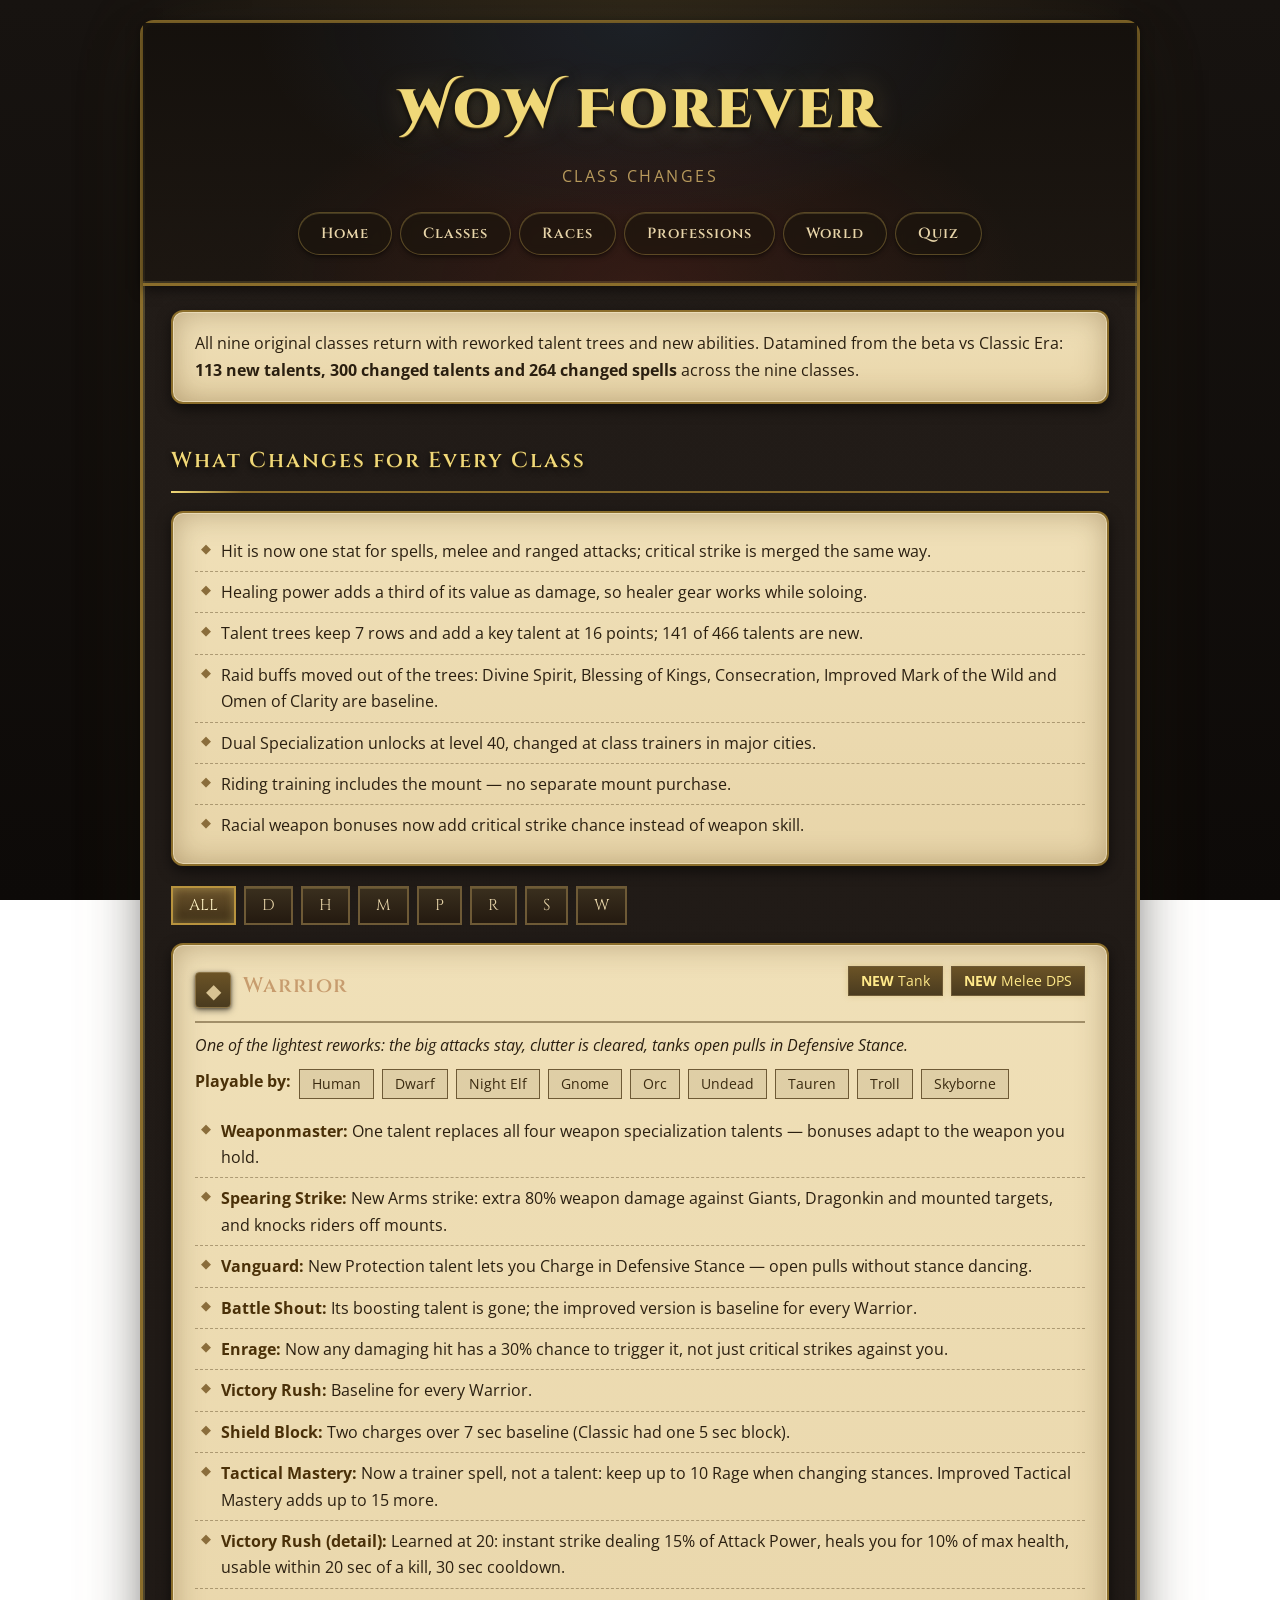
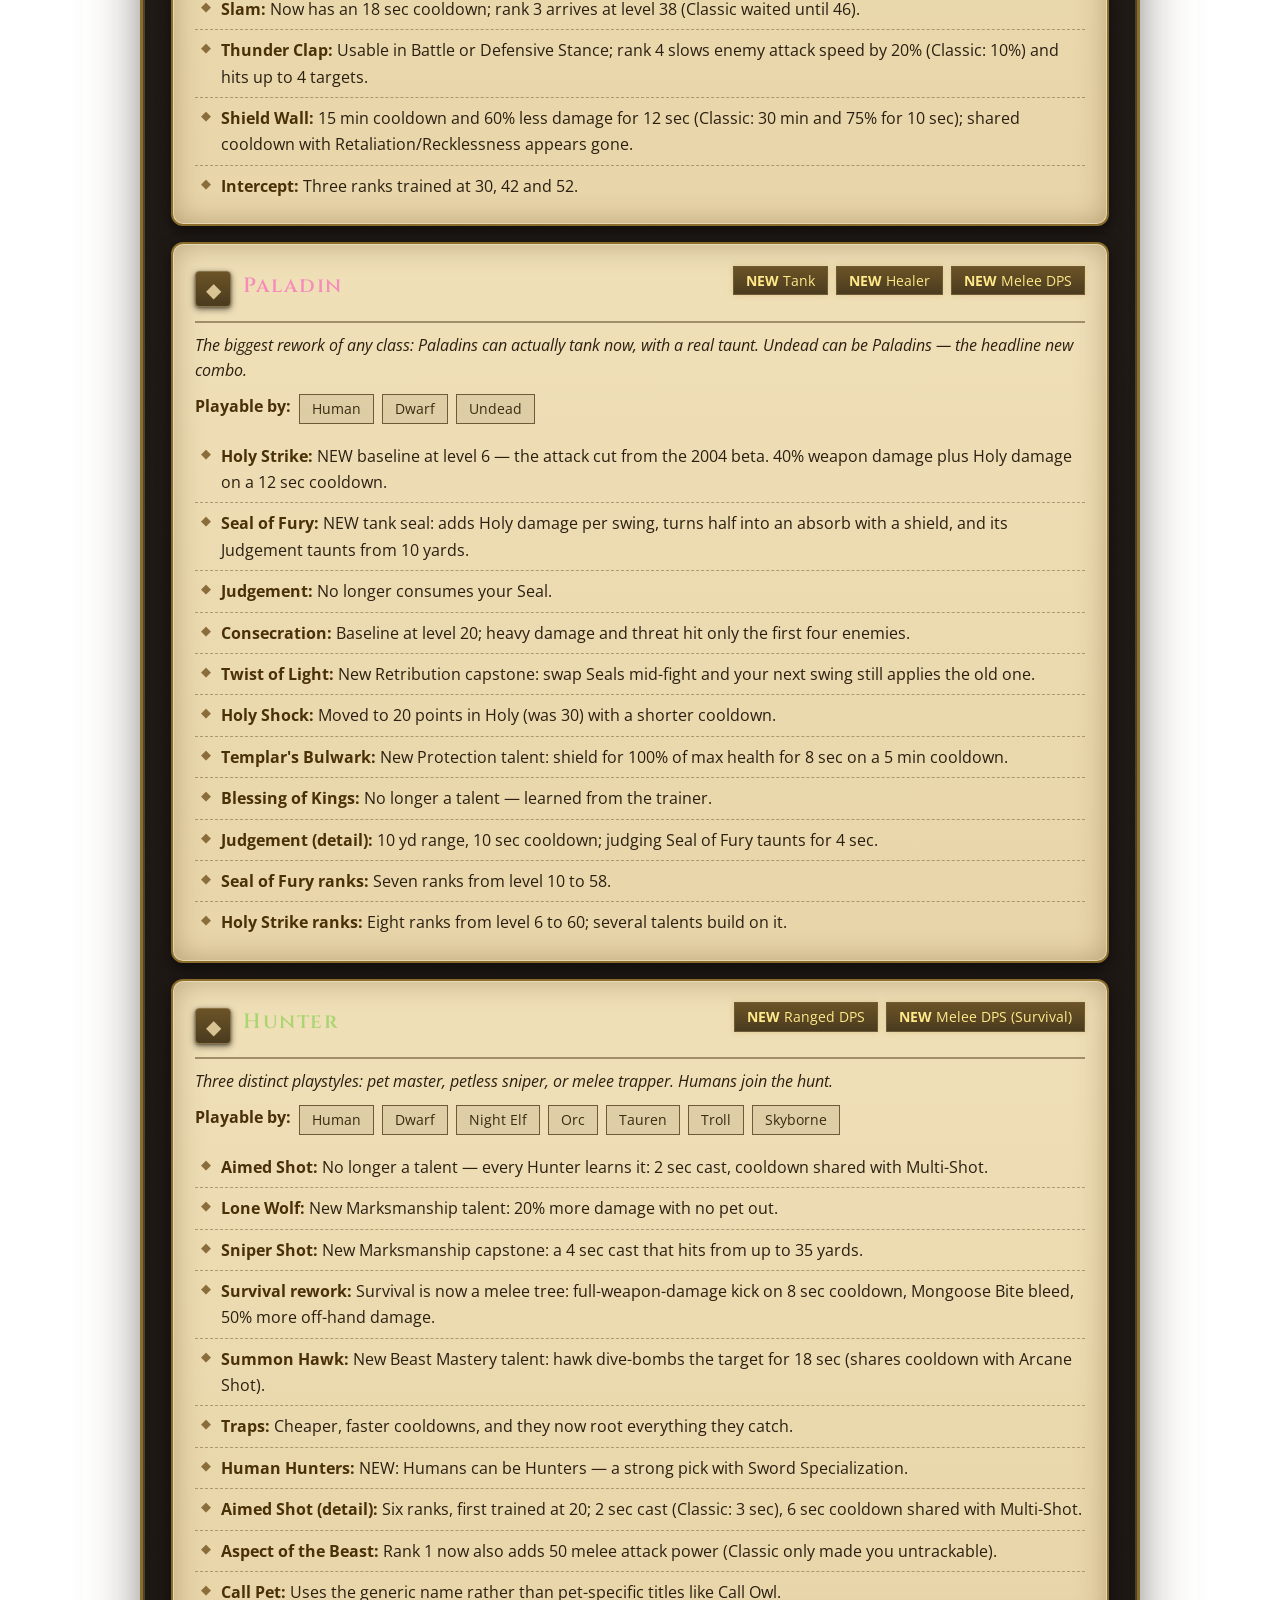
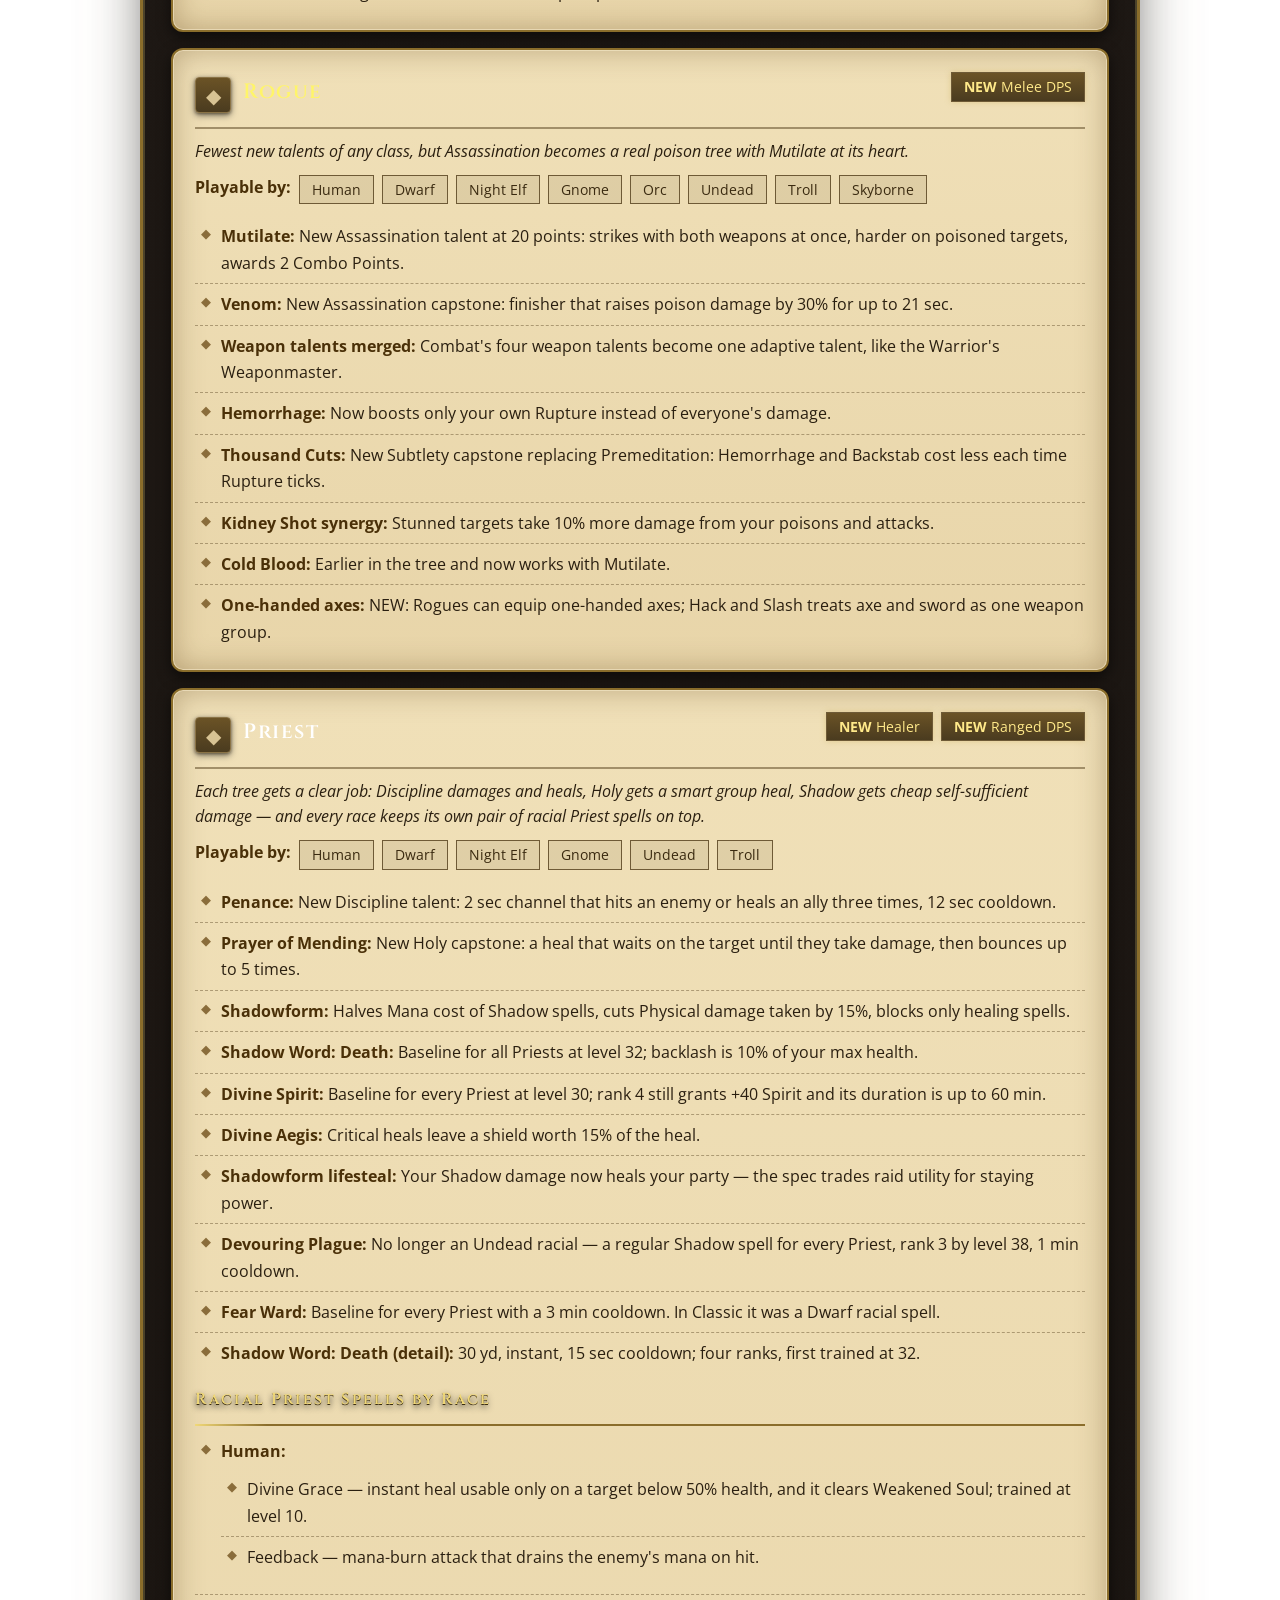
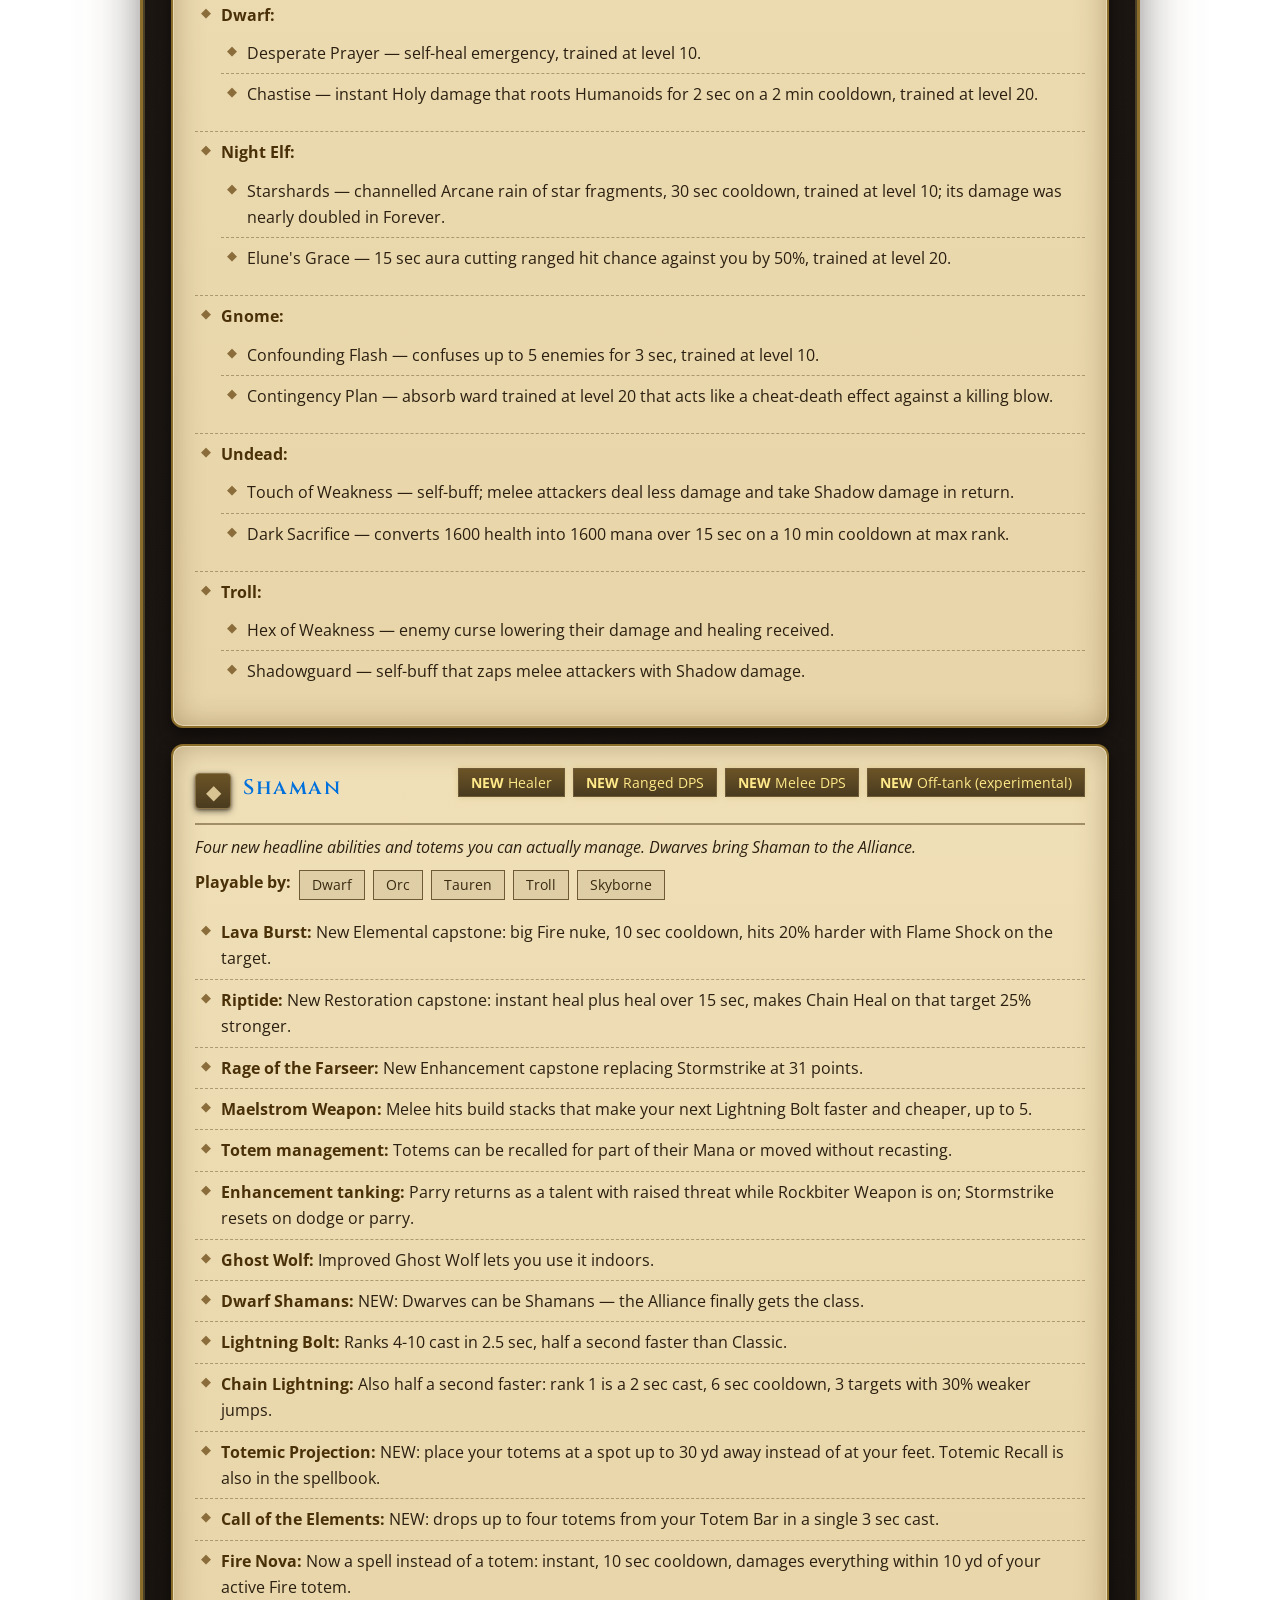
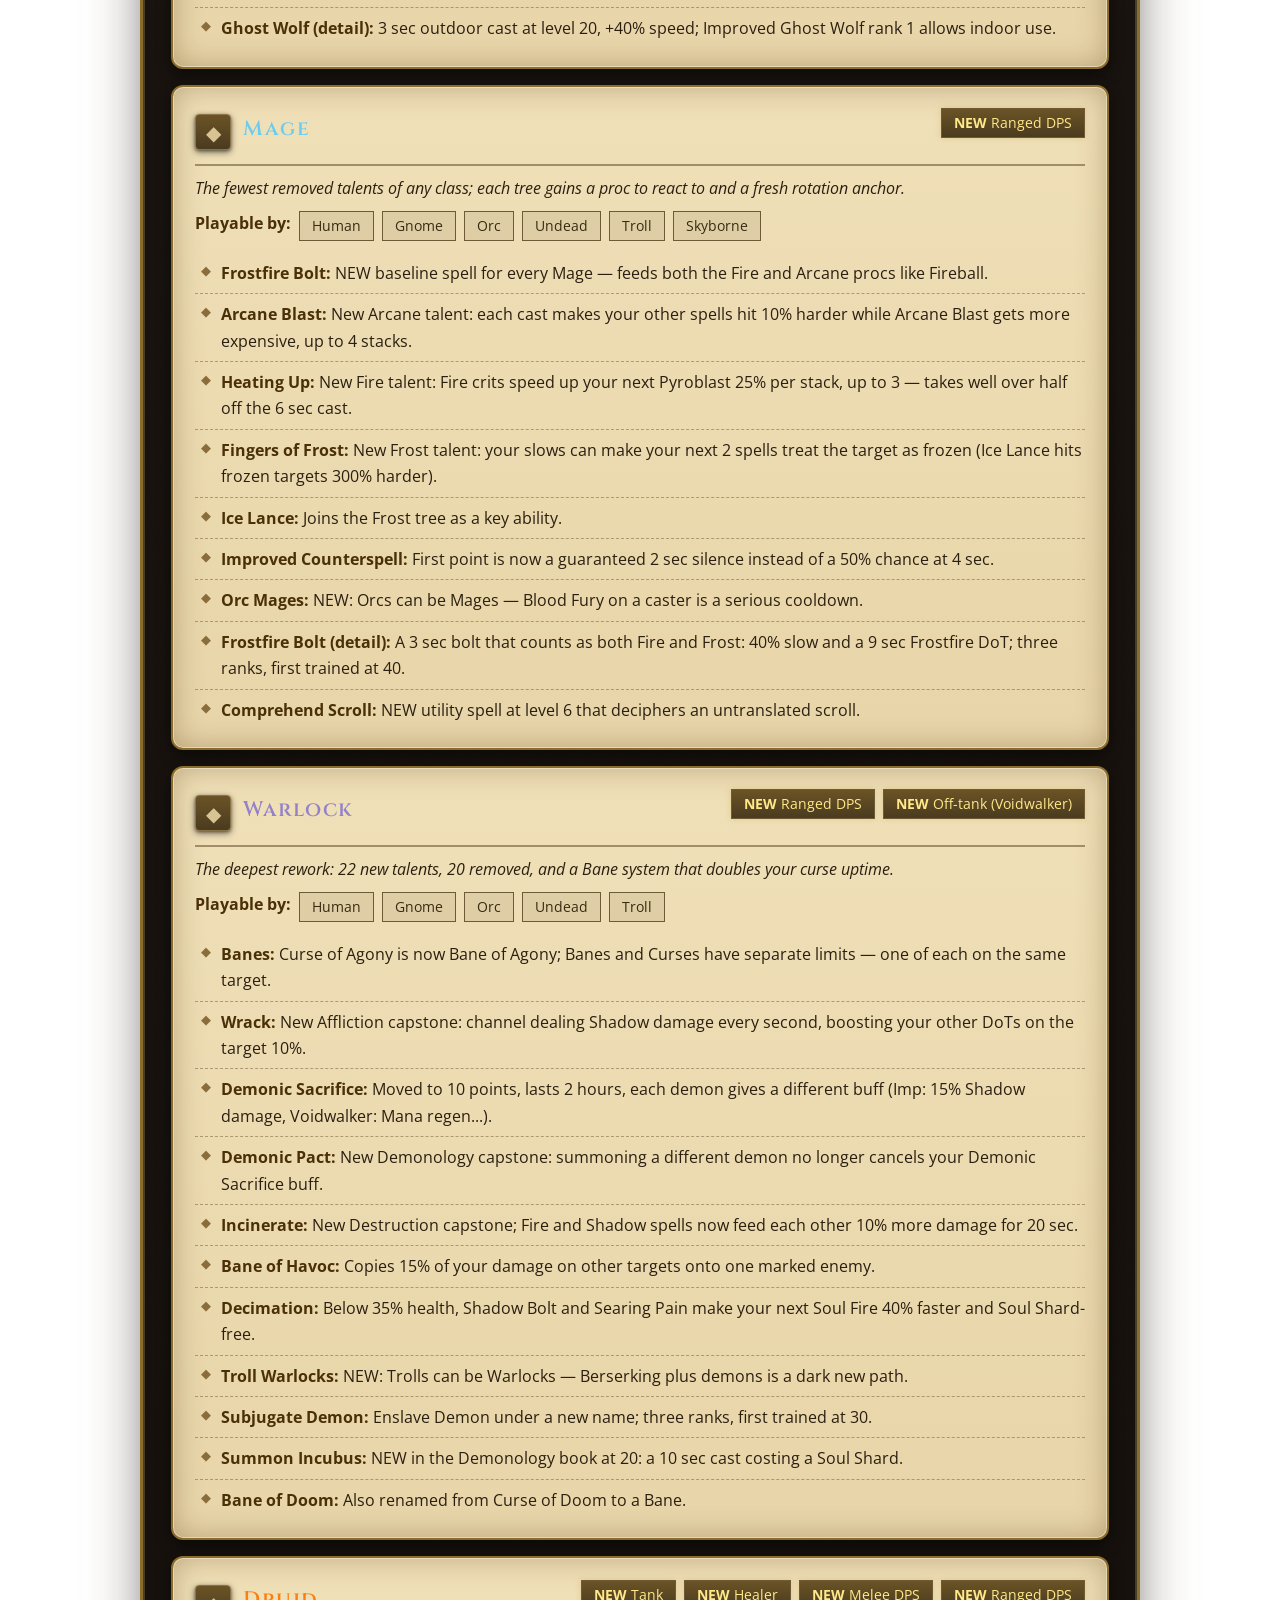
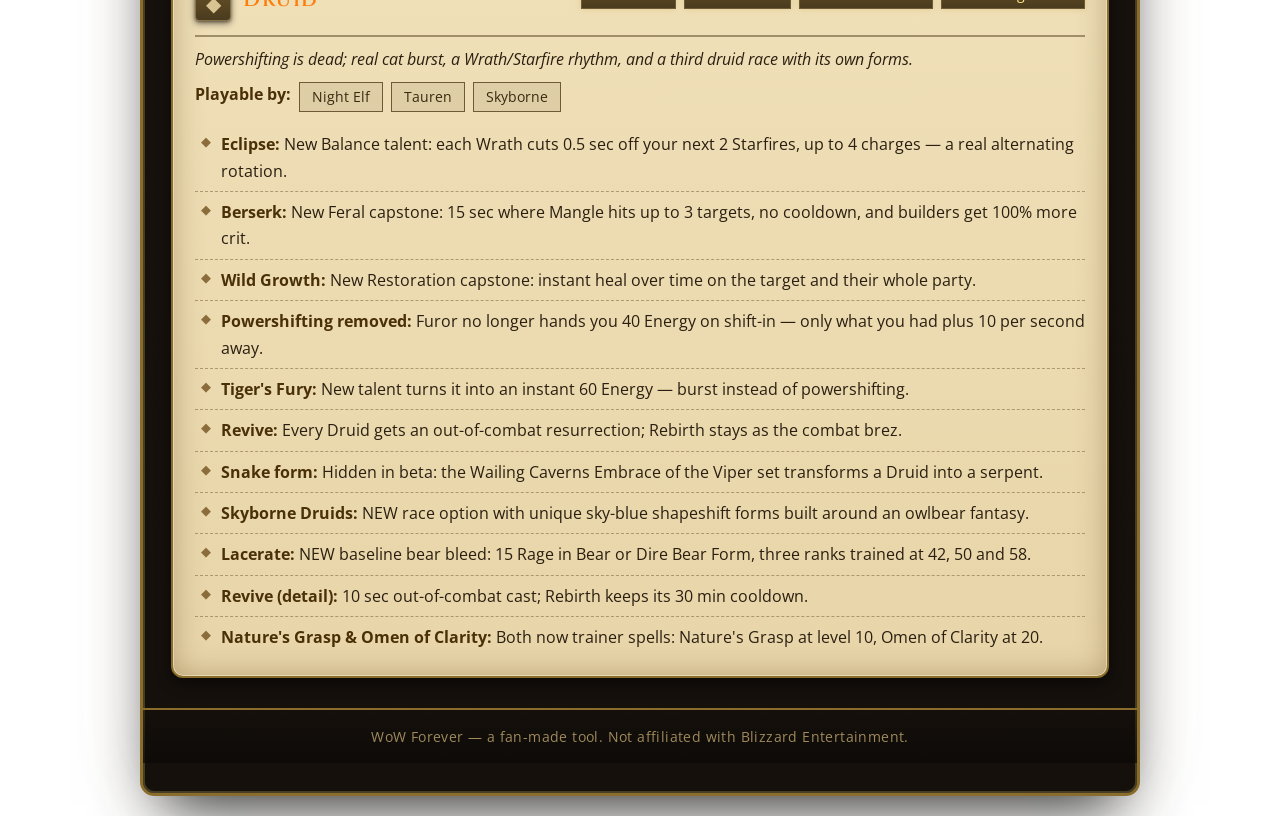
<file: classes.html>
<!DOCTYPE html>
<html lang="en">
<head>
  <meta charset="UTF-8">
  <meta name="viewport" content="width=device-width, initial-scale=1.0">
  <title>WoW Forever — Class Changes</title>
  <link rel="stylesheet" href="css/style.css">
</head>
<body>
  <div class="stone-frame">
    <header class="banner">
      <h1 class="game-title">WoW Forever</h1>
      <p class="subtitle">Class Changes</p>
      <nav class="nav-links" data-nav="classes"></nav>
    </header>

    <main>
      <section class="intro parchment">
        <p>All nine original classes return with reworked talent trees and new abilities.
        Datamined from the beta vs Classic Era: <strong>113 new talents, 300 changed talents
        and 264 changed spells</strong> across the nine classes.</p>
      </section>

      <section id="globalChanges"></section>
      <section id="classList"></section>
    </main>

    <footer class="footer">
      <p>WoW Forever — a fan-made tool. Not affiliated with Blizzard Entertainment.</p>
    </footer>
  </div>

  <script src="js/data.js"></script>
  <script src="js/icon.js"></script>
  <script src="js/nav.js"></script>
  <script src="js/classes.js"></script>
</body>
</html>
</file>
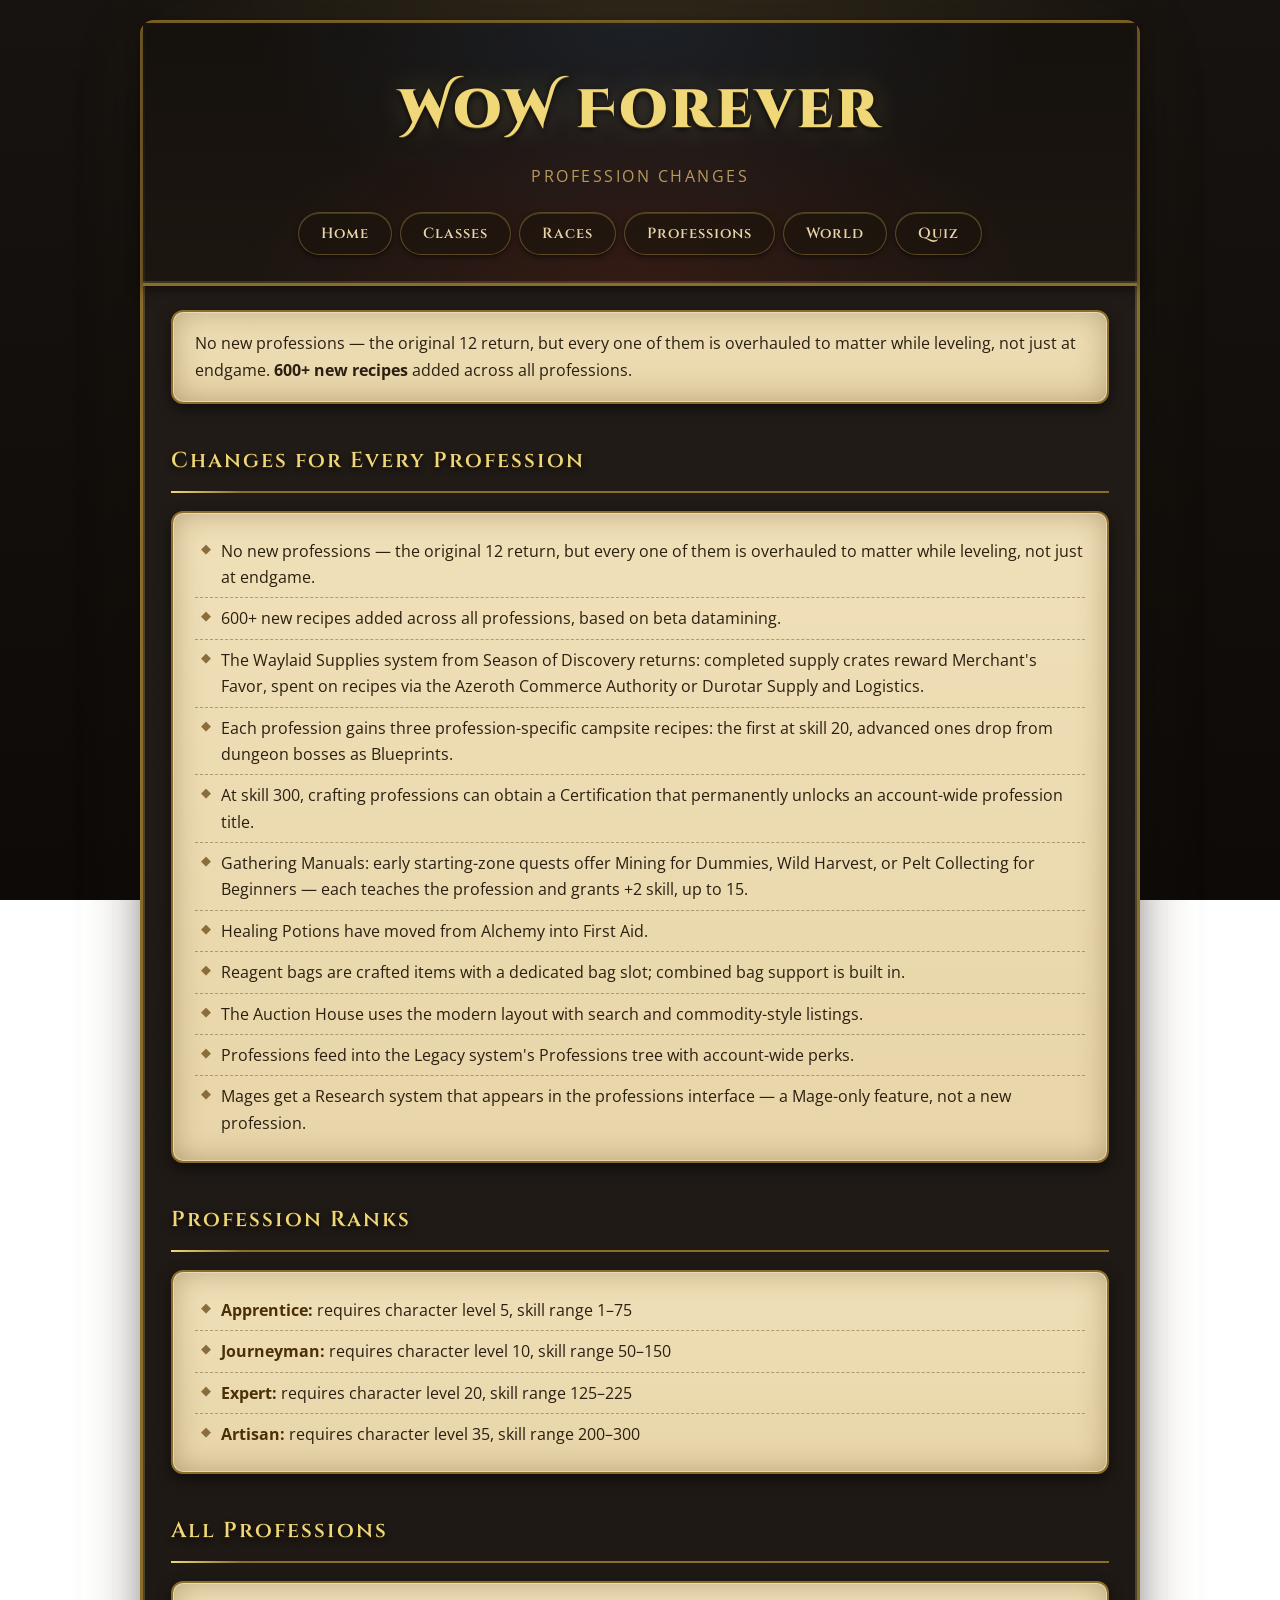
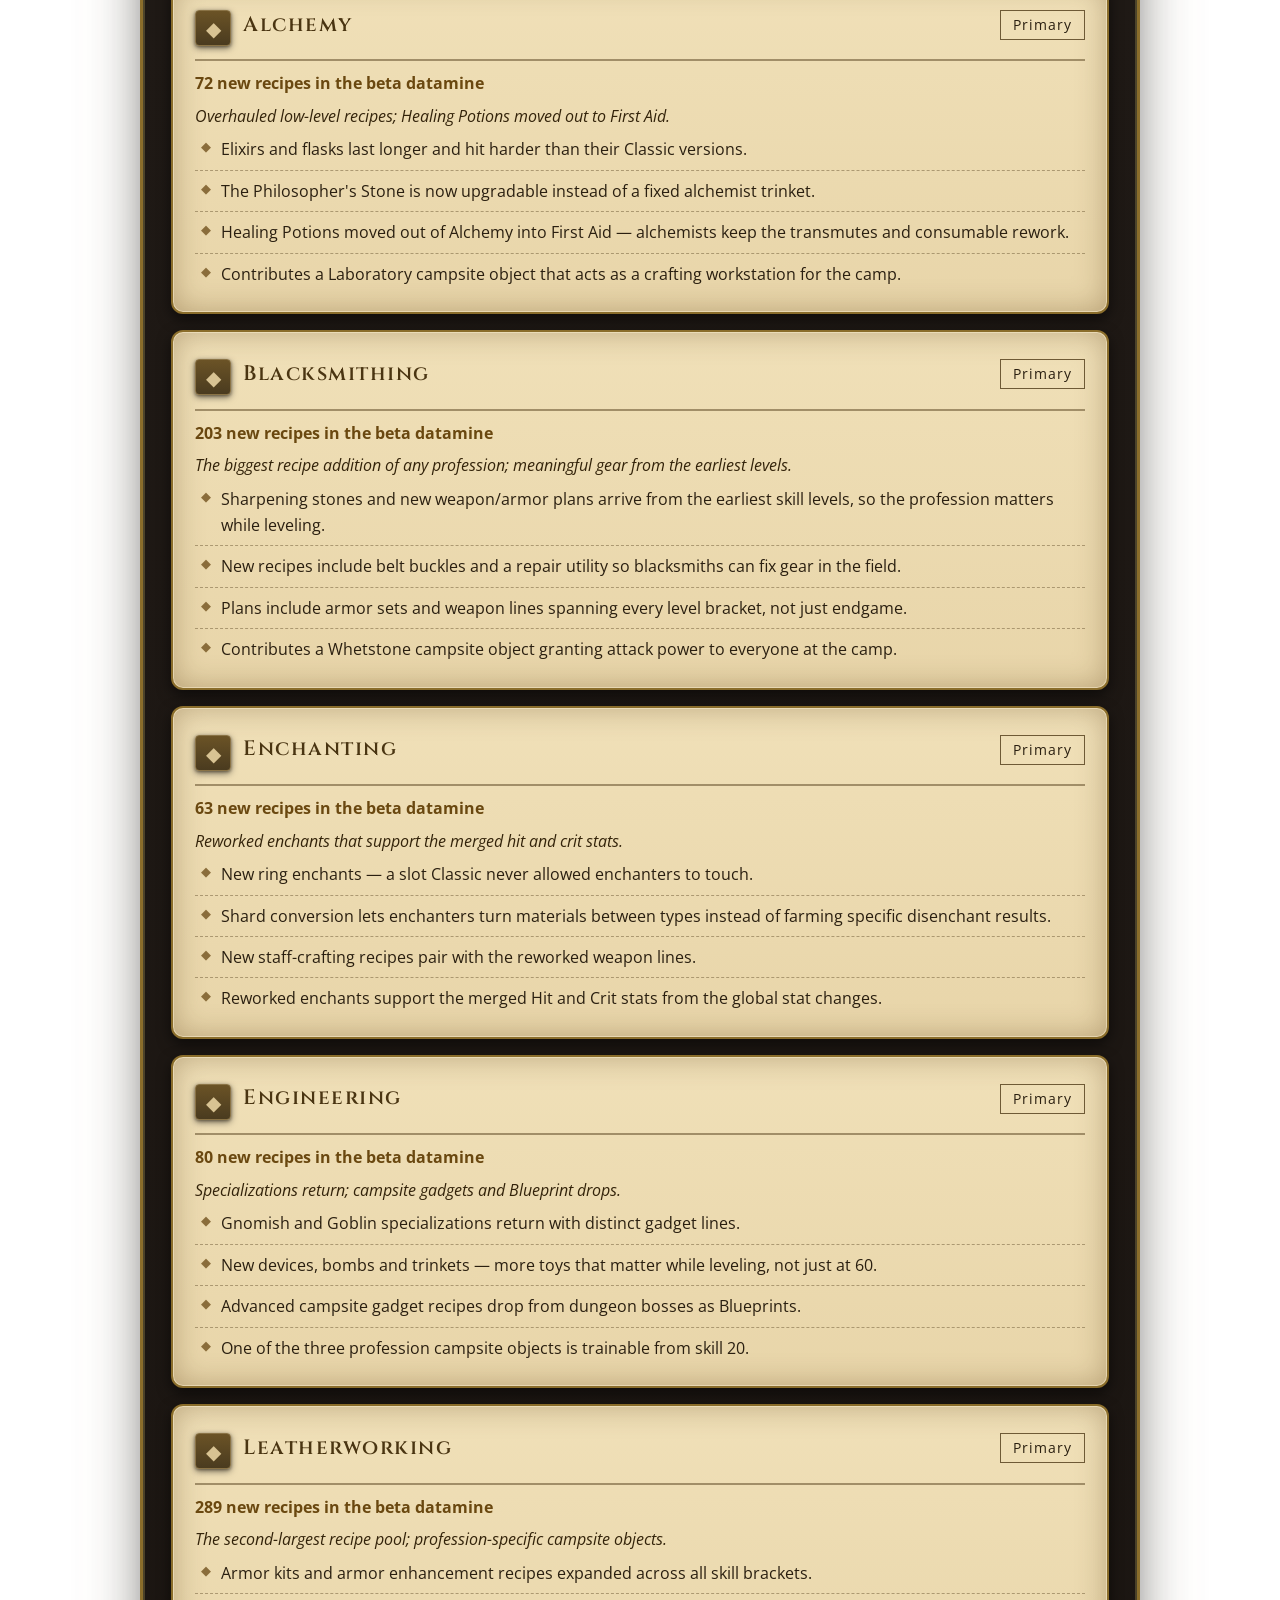
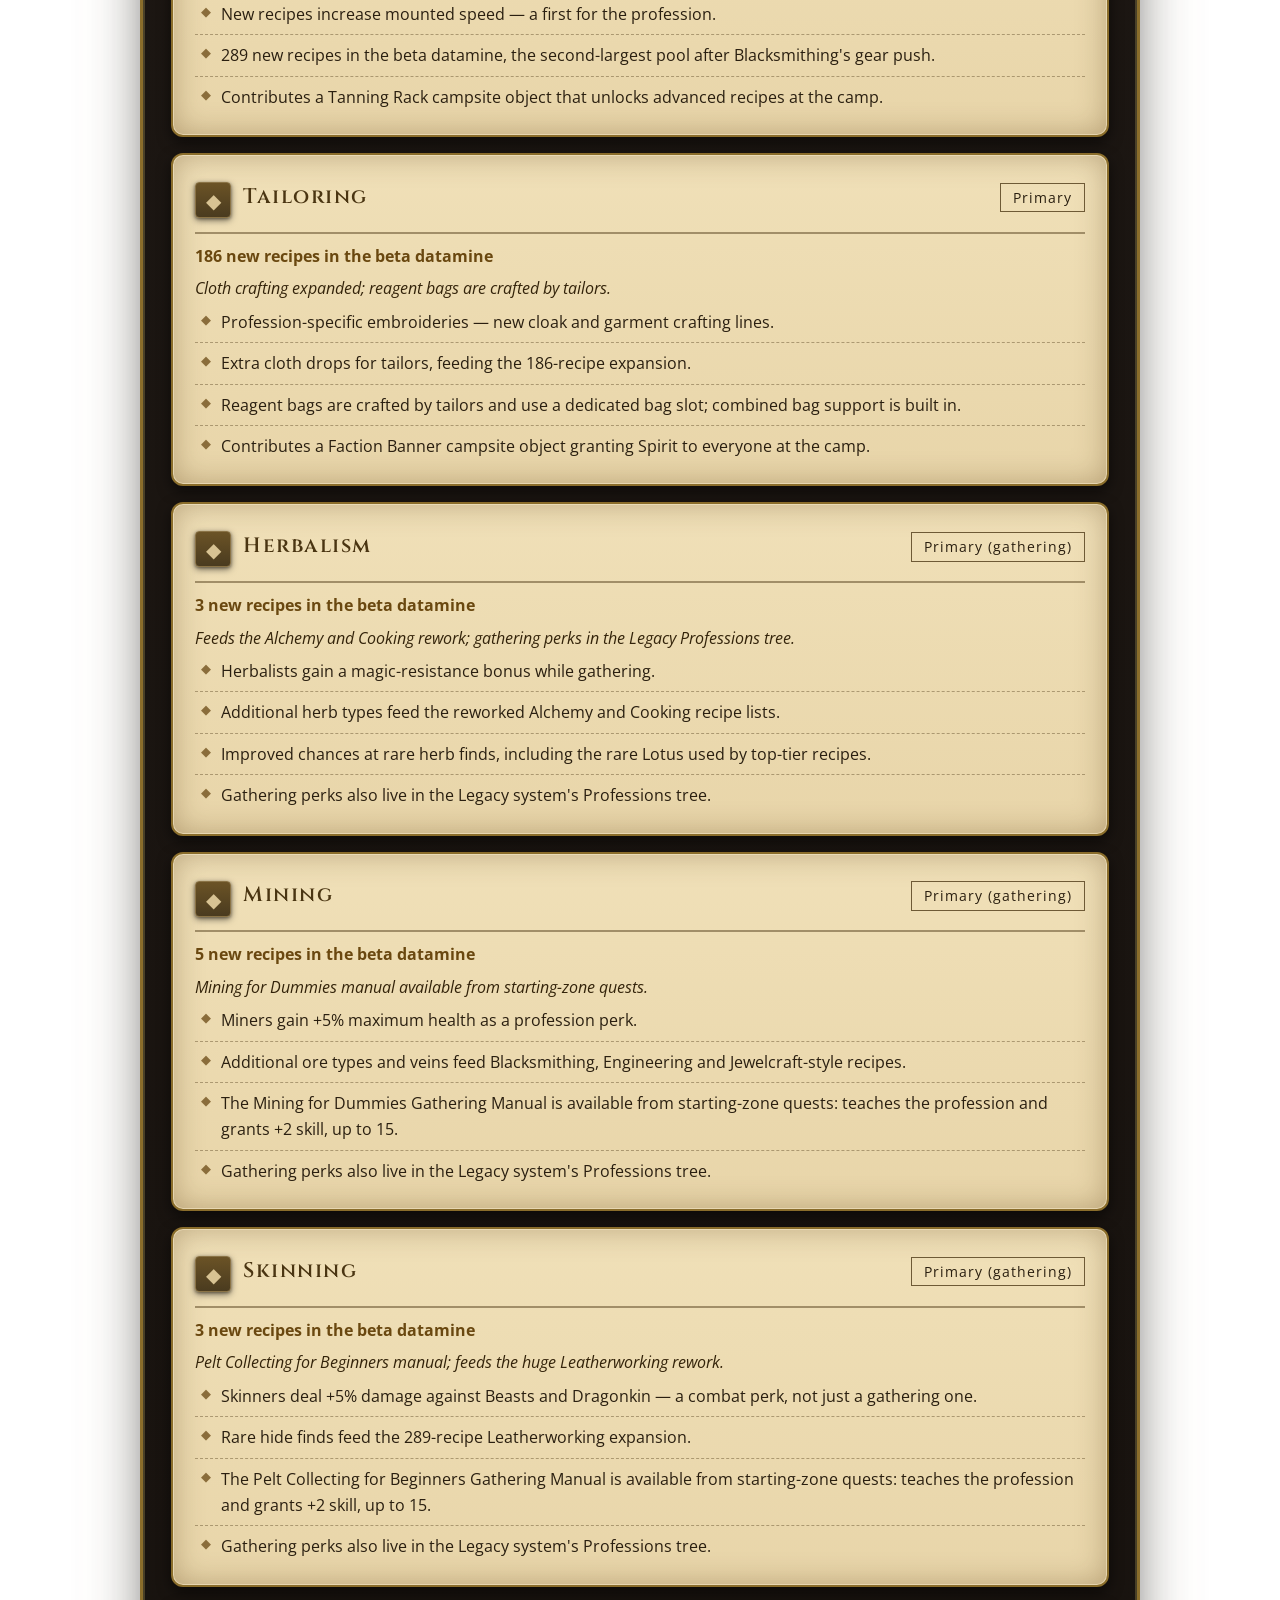
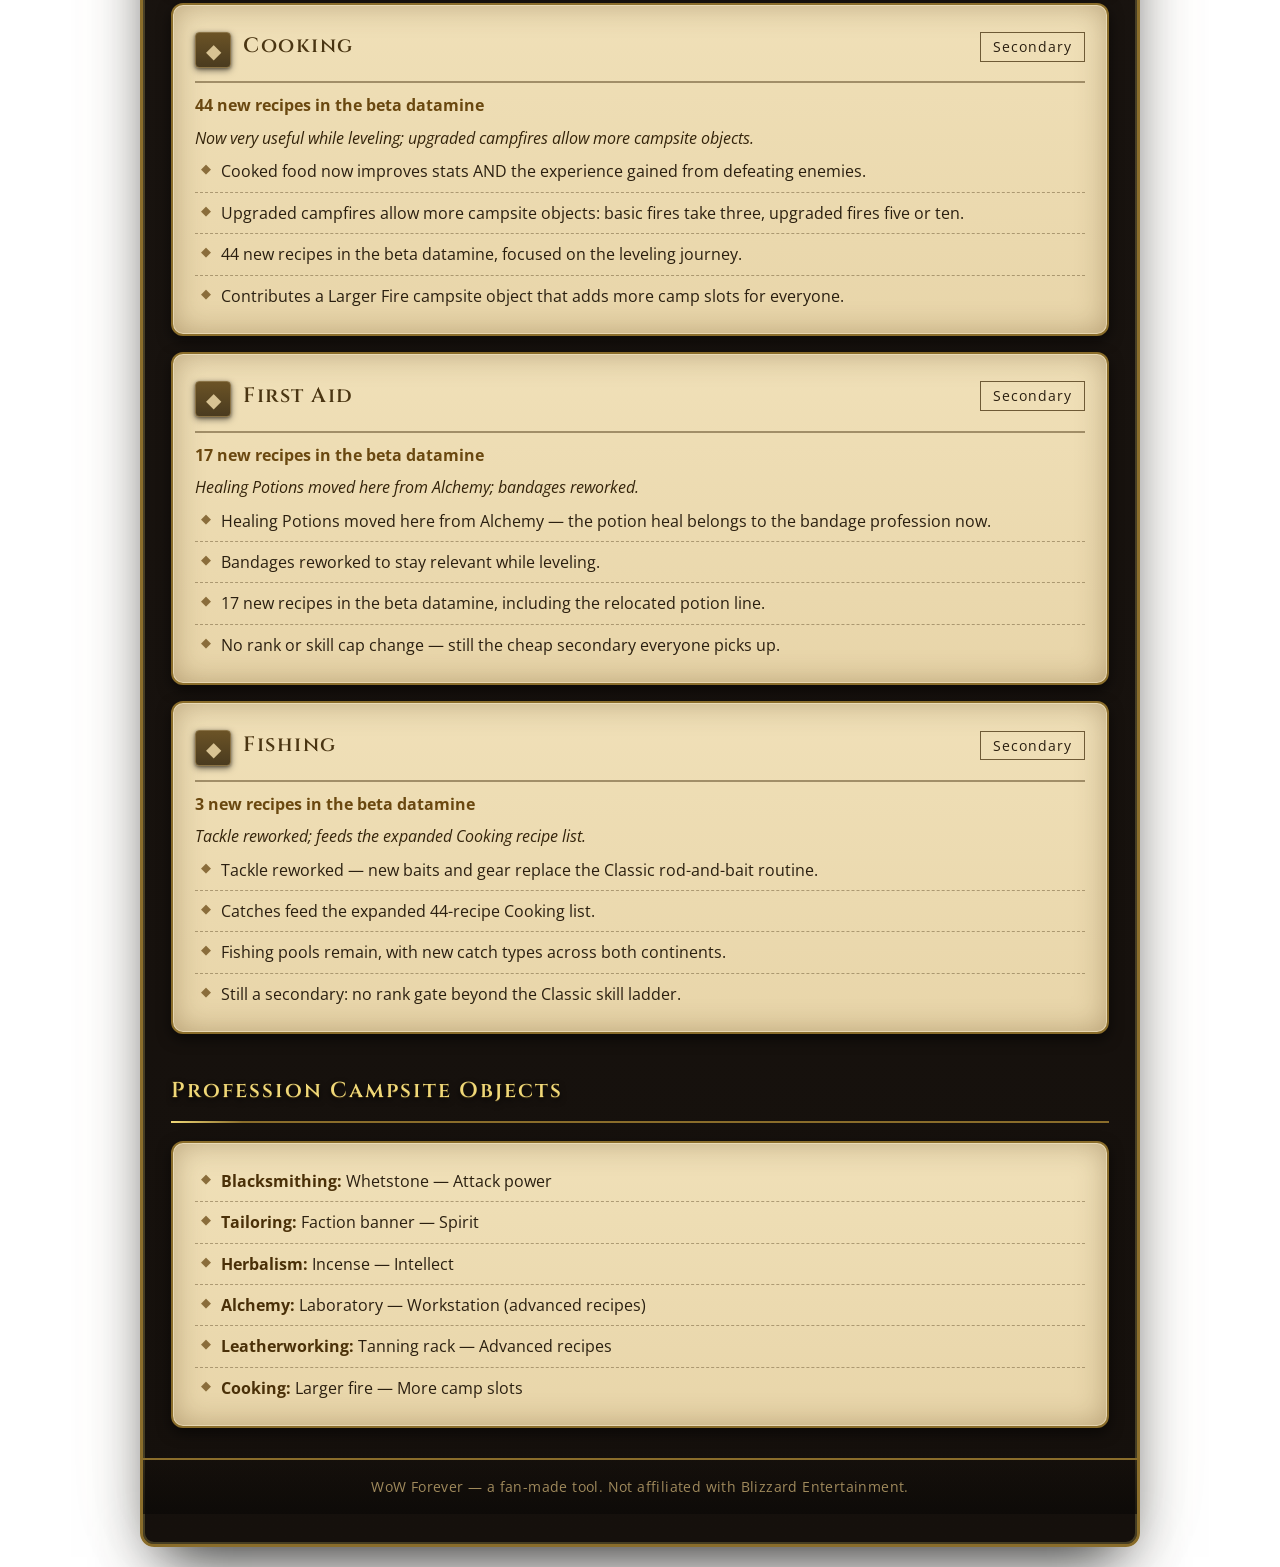
<file: professions.html>
<!DOCTYPE html>
<html lang="en">
<head>
  <meta charset="UTF-8">
  <meta name="viewport" content="width=device-width, initial-scale=1.0">
  <title>WoW Forever — Profession Changes</title>
  <link rel="stylesheet" href="css/style.css">
</head>
<body>
  <div class="stone-frame">
    <header class="banner">
      <h1 class="game-title">WoW Forever</h1>
      <p class="subtitle">Profession Changes</p>
      <nav class="nav-links" data-nav="professions"></nav>
    </header>

    <main>
      <section class="intro parchment">
        <p>No new professions — the original 12 return, but every one of them is overhauled
        to matter while leveling, not just at endgame. <strong>600+ new recipes</strong> added
        across all professions.</p>
      </section>

      <section>
        <h2 class="section-heading">Changes for Every Profession</h2>
        <div class="parchment intro"><ul class="ability-list" id="profGlobal"></ul></div>
      </section>

      <section>
        <h2 class="section-heading">Profession Ranks</h2>
        <div class="parchment intro"><ul class="ability-list" id="profRanks"></ul></div>
      </section>

      <section>
        <h2 class="section-heading">All Professions</h2>
        <div id="profList"></div>
      </section>

      <section>
        <h2 class="section-heading">Profession Campsite Objects</h2>
        <div class="parchment intro"><ul class="ability-list" id="profCampsites"></ul></div>
      </section>
    </main>

    <footer class="footer">
      <p>WoW Forever — a fan-made tool. Not affiliated with Blizzard Entertainment.</p>
    </footer>
  </div>

  <script src="js/data.js"></script>
  <script src="js/icon.js"></script>
  <script src="js/nav.js"></script>
  <script src="js/professions.js"></script>
</body>
</html>
</file>
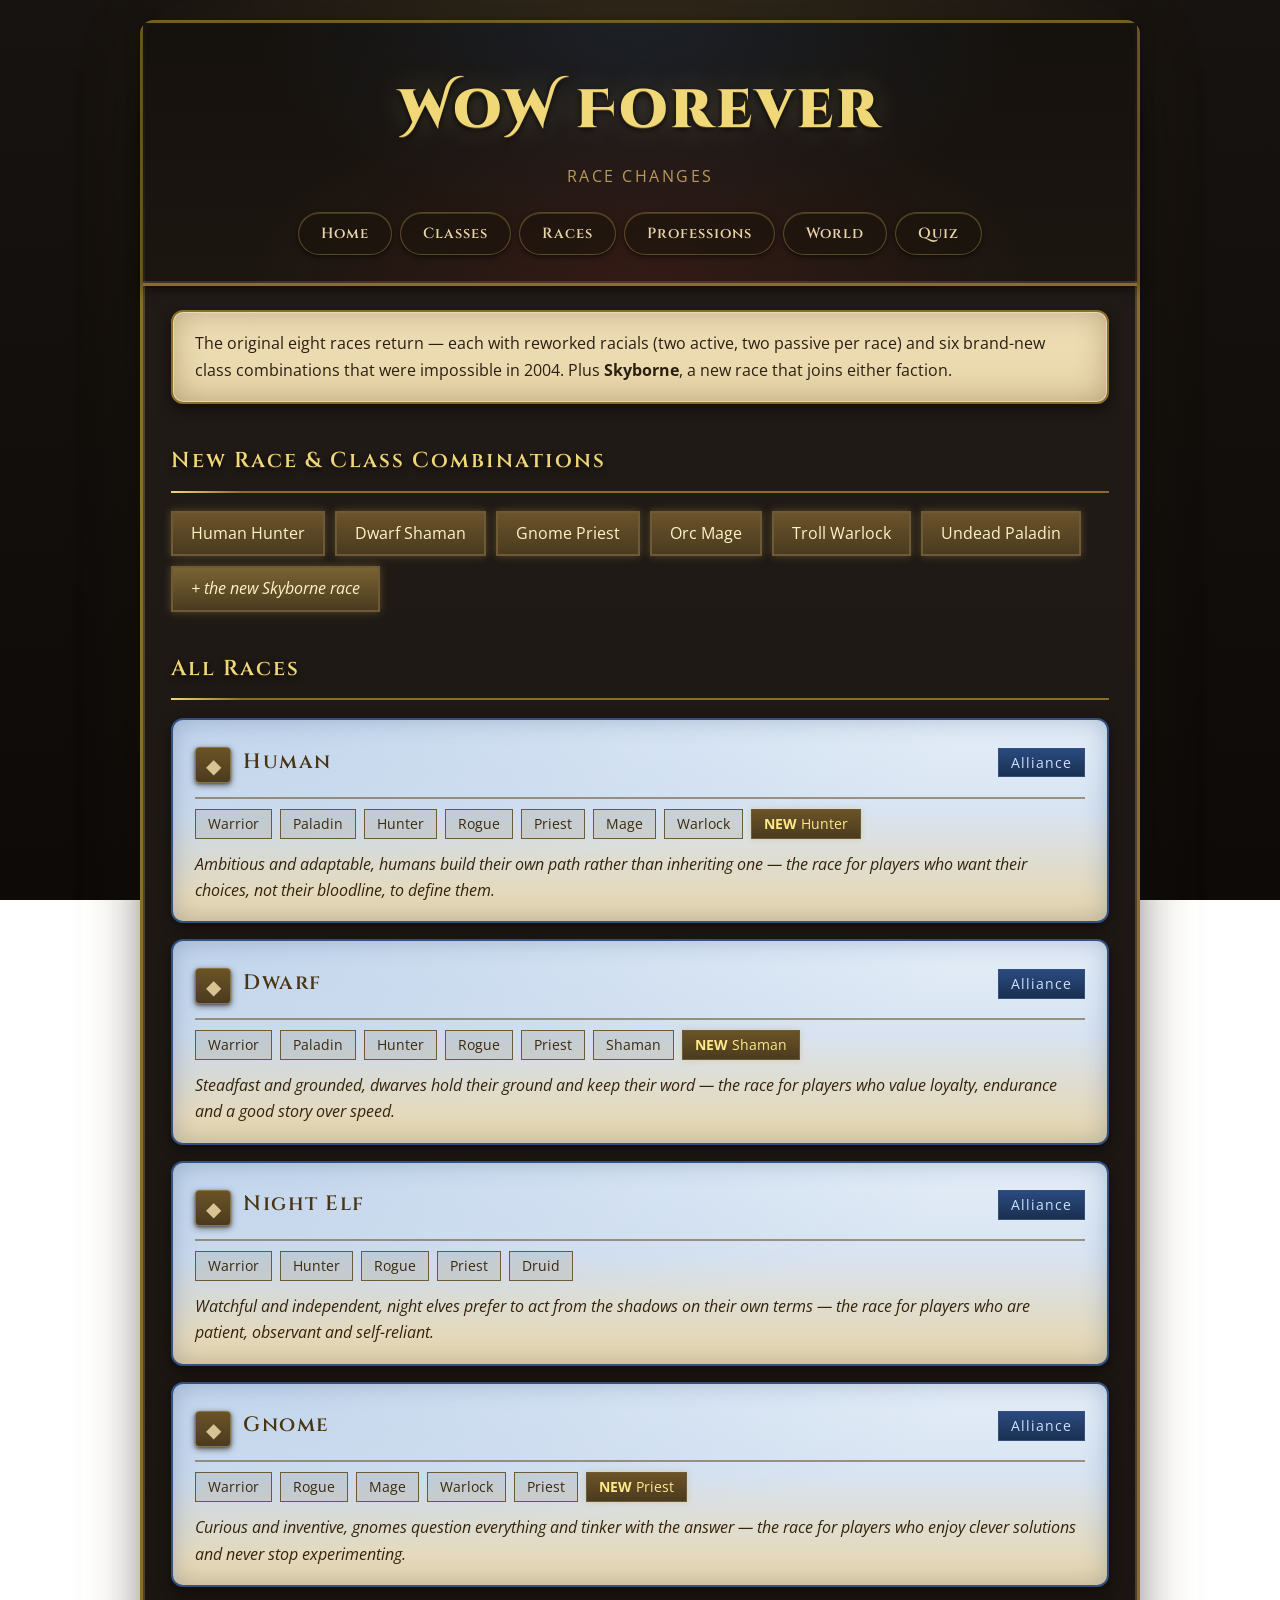
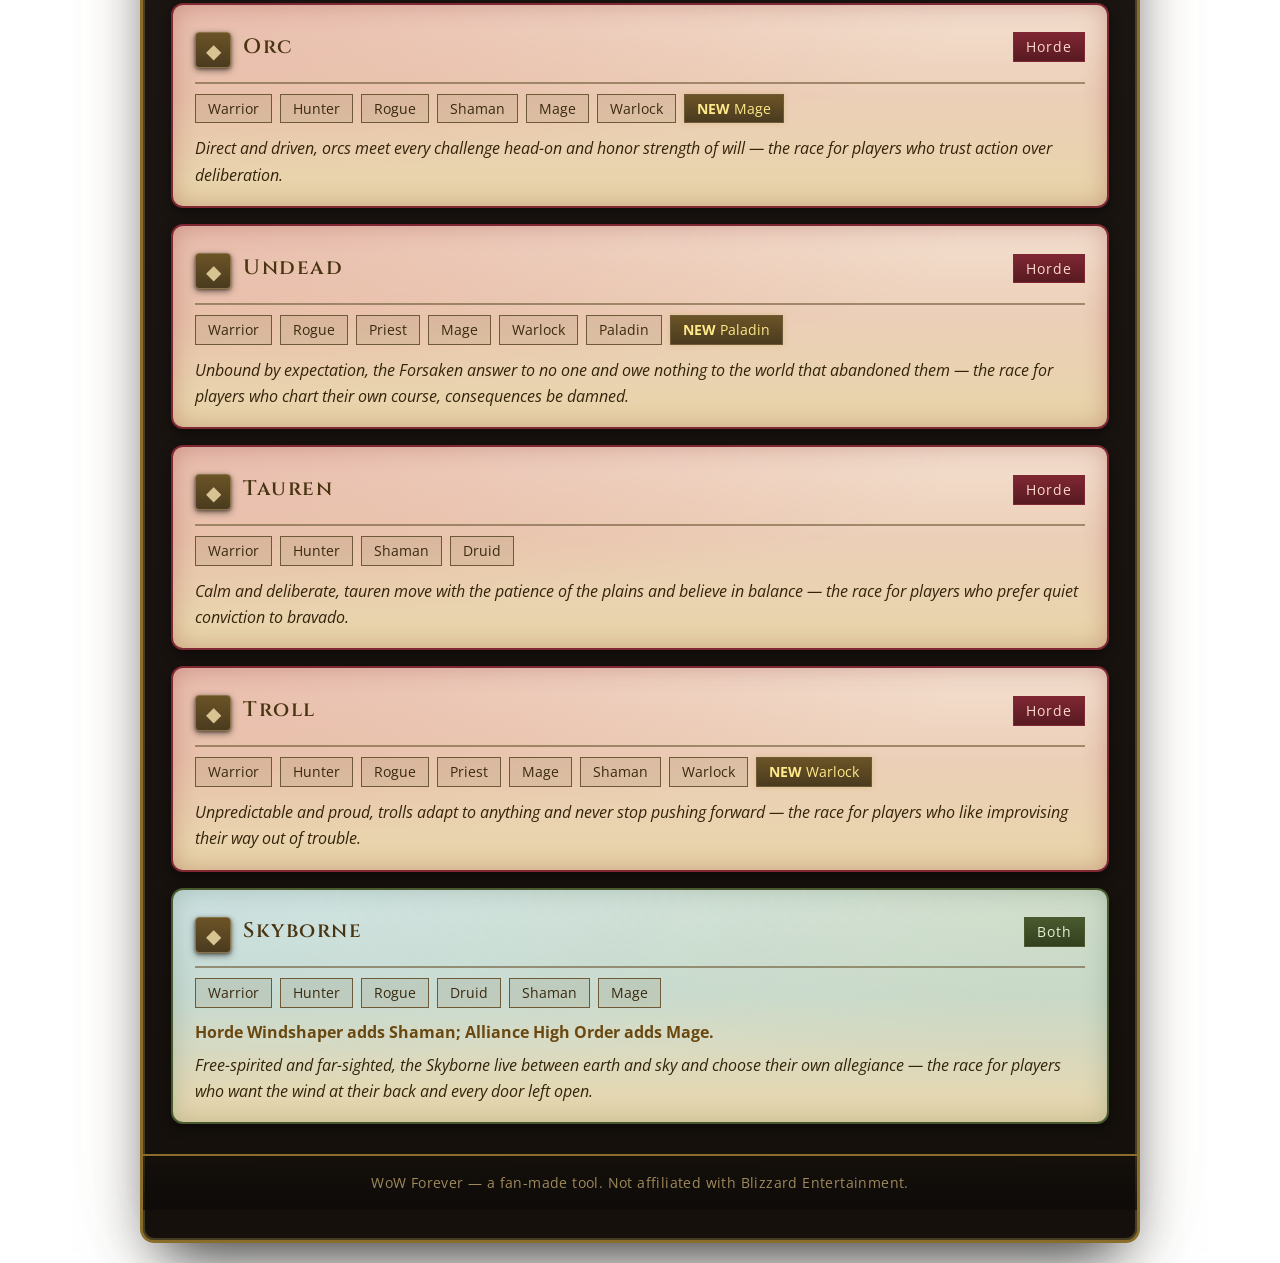
<file: races.html>
<!DOCTYPE html>
<html lang="en">
<head>
  <meta charset="UTF-8">
  <meta name="viewport" content="width=device-width, initial-scale=1.0">
  <title>WoW Forever — Race Changes</title>
  <link rel="stylesheet" href="css/style.css">
</head>
<body>
  <div class="stone-frame">
    <header class="banner">
      <h1 class="game-title">WoW Forever</h1>
      <p class="subtitle">Race Changes</p>
      <nav class="nav-links" data-nav="races"></nav>
    </header>

    <main>
      <section class="intro parchment">
        <p>The original eight races return — each with reworked racials (two active, two passive
        per race) and six brand-new class combinations that were impossible in 2004.
        Plus <strong>Skyborne</strong>, a new race that joins either faction.</p>
      </section>

      <section>
        <h2 class="section-heading">New Race &amp; Class Combinations</h2>
        <div class="combo-row" id="newCombos"></div>
      </section>

      <section>
        <h2 class="section-heading">All Races</h2>
        <div id="raceList"></div>
      </section>
    </main>

    <footer class="footer">
      <p>WoW Forever — a fan-made tool. Not affiliated with Blizzard Entertainment.</p>
    </footer>
  </div>

  <script src="js/data.js"></script>
  <script src="js/icon.js"></script>
  <script src="js/nav.js"></script>
  <script src="js/races.js"></script>
</body>
</html>
</file>
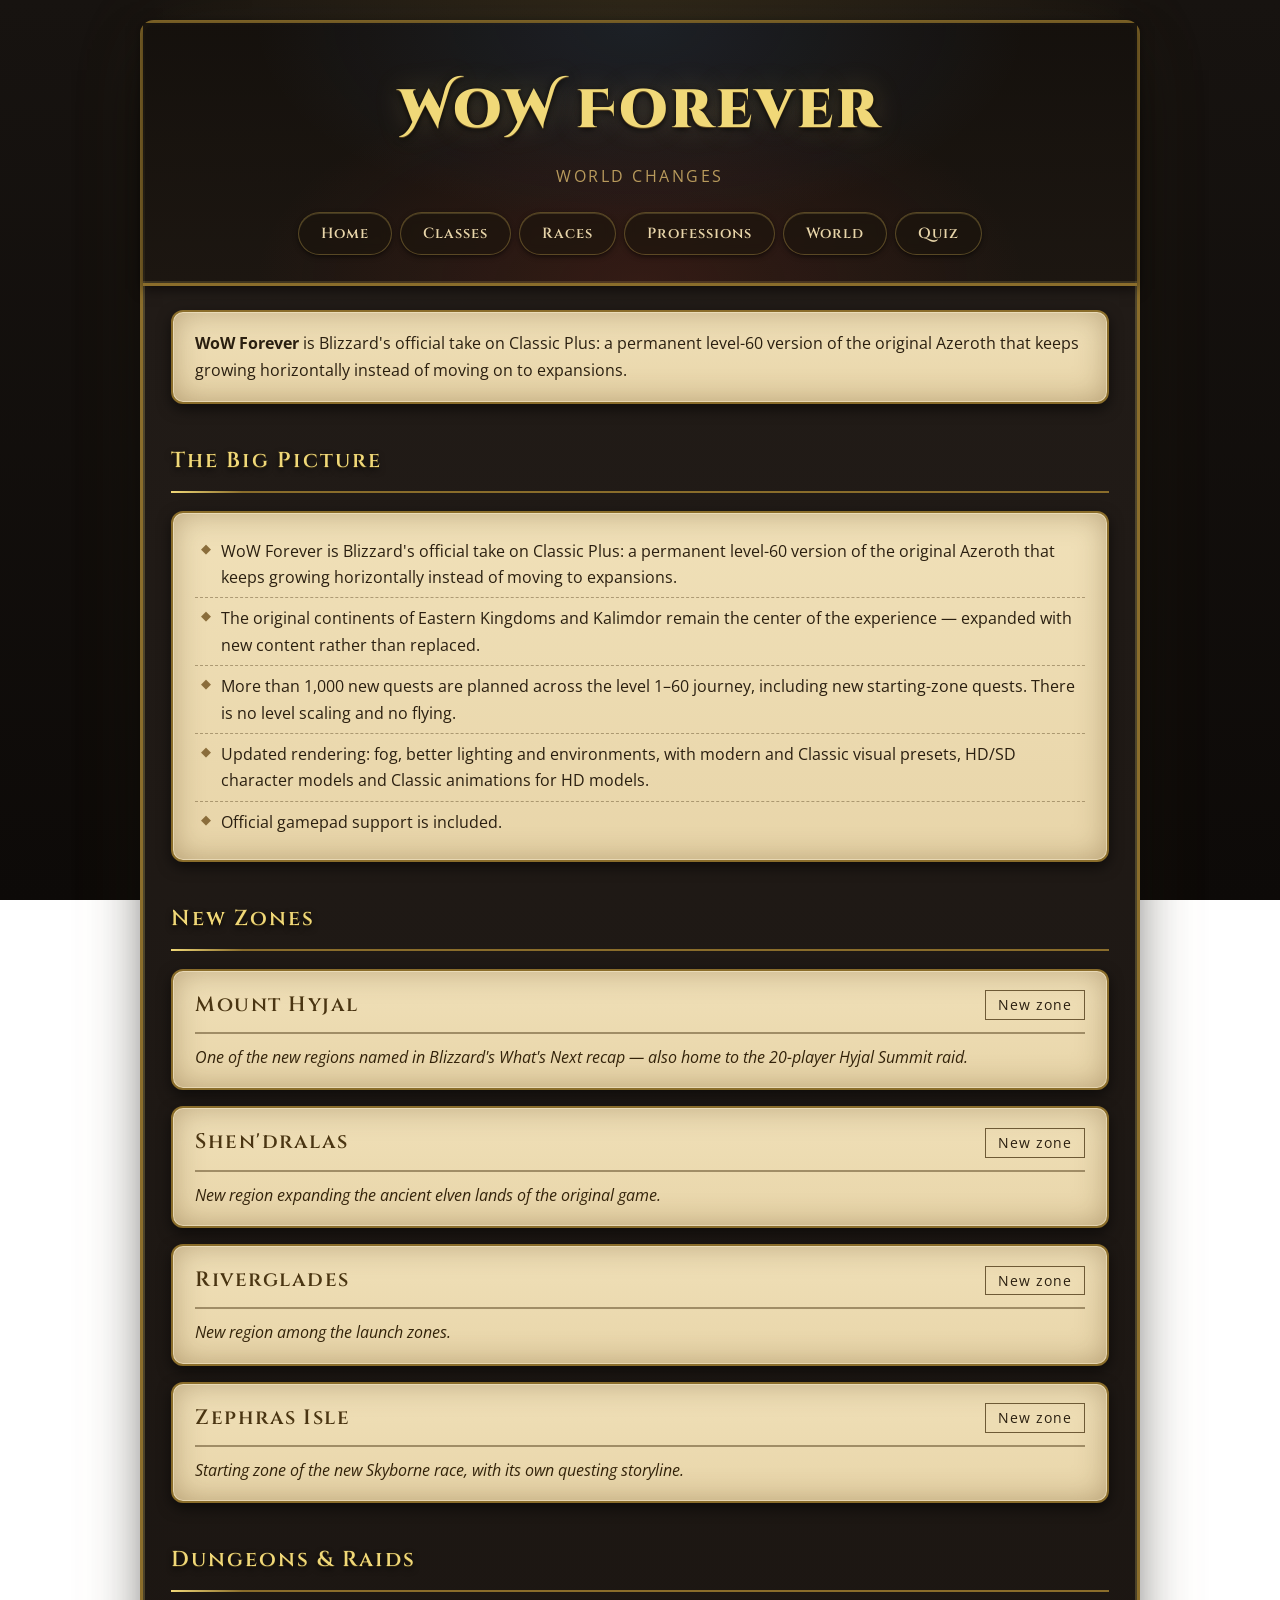
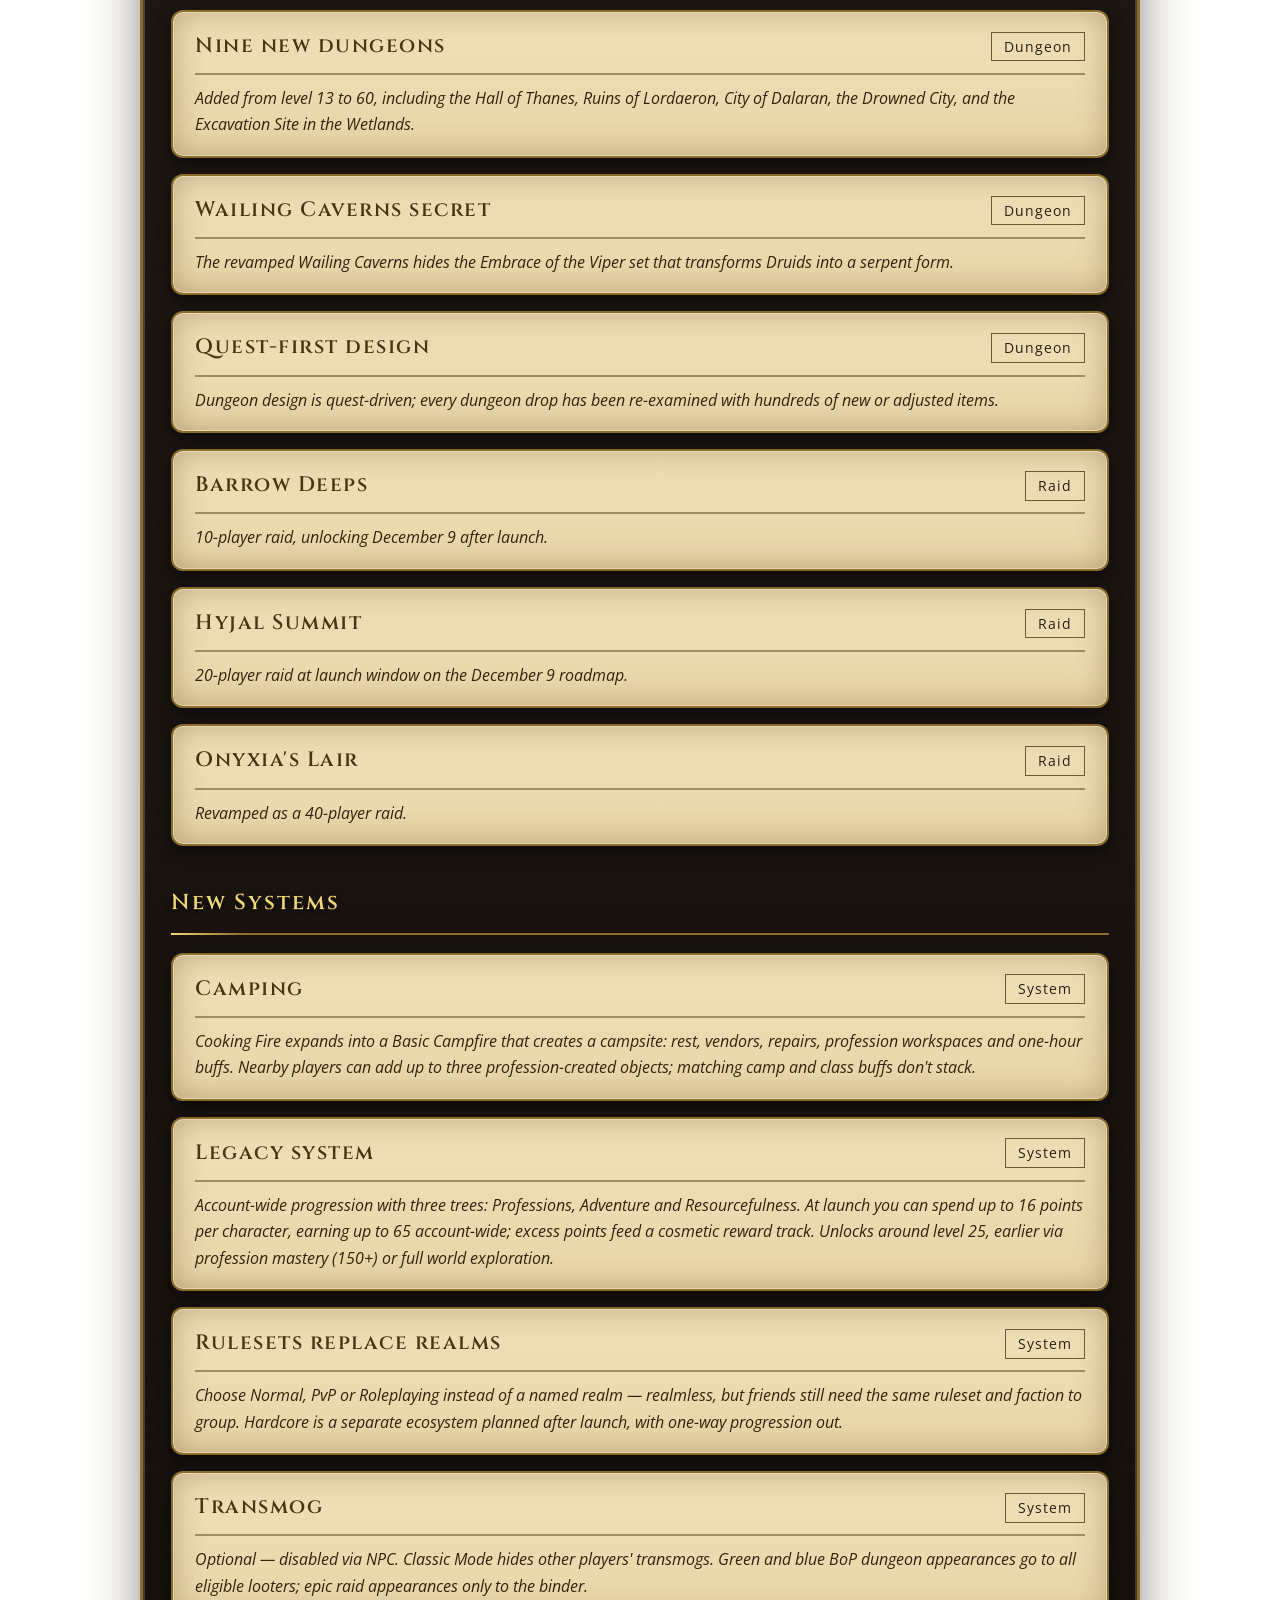
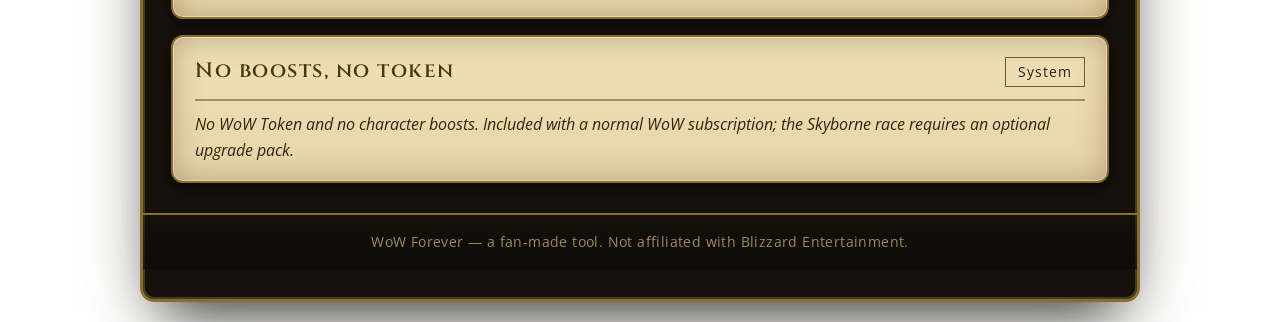
<file: world.html>
<!DOCTYPE html>
<html lang="en">
<head>
  <meta charset="UTF-8">
  <meta name="viewport" content="width=device-width, initial-scale=1.0">
  <title>WoW Forever — World Changes</title>
  <link rel="stylesheet" href="css/style.css">
</head>
<body>
  <div class="stone-frame">
    <header class="banner">
      <h1 class="game-title">WoW Forever</h1>
      <p class="subtitle">World Changes</p>
      <nav class="nav-links" data-nav="world"></nav>
    </header>

    <main>
      <section class="intro parchment">
        <p><strong>WoW Forever</strong> is Blizzard's official take on Classic Plus: a permanent
        level-60 version of the original Azeroth that keeps growing horizontally instead of
        moving on to expansions.</p>
      </section>

      <section>
        <h2 class="section-heading">The Big Picture</h2>
        <div class="parchment intro"><ul class="ability-list" id="worldOverview"></ul></div>
      </section>

      <section>
        <h2 class="section-heading">New Zones</h2>
        <div id="worldZones"></div>
      </section>

      <section>
        <h2 class="section-heading">Dungeons &amp; Raids</h2>
        <div id="worldDungeons"></div>
      </section>

      <section>
        <h2 class="section-heading">New Systems</h2>
        <div id="worldSystems"></div>
      </section>
    </main>

    <footer class="footer">
      <p>WoW Forever — a fan-made tool. Not affiliated with Blizzard Entertainment.</p>
    </footer>
  </div>

  <script src="js/data.js"></script>
  <script src="js/icon.js"></script>
  <script src="js/nav.js"></script>
  <script src="js/world.js"></script>
</body>
</html>
</file>
<file: css/style.css>
/* ============================================================
   WoW Forever — 2004 WoW box-art theme
   Gold FRIZQD logo styling, cool blue Alliance, fiery red Horde
   ============================================================ */

@import url('https://fonts.googleapis.com/css2?family=Cinzel+Decorative:wght@700;900&family=MedievalSharp&family=Cinzel:wght@600;800&display=swap');
@import url('https://fonts.googleapis.com/css2?family=Open+Sans:wght@400;600&display=swap');
@import url('https://fonts.cdnfonts.com/css/friz-quadrata-std');

:root {
  --gold: #c8a951;
  --gold-bright: #f0d878;
  --parchment: #e8d5a9;
  --parchment-dark: #d4bC87;
  --stone: #2b2523;
  --stone-light: #3d3632;
  --ink: #2a1f10;
  --border: #6e5a36;
  --alliance: #4a7ec4;
  --horde: #c43a2e;
}

* { box-sizing: border-box; margin: 0; padding: 0; }

body {
  background-color: #100d0b;
  background-image: radial-gradient(ellipse at 50% 0%, rgba(90, 70, 40, .35), transparent 60%);
  font-family: 'MedievalSharp', 'Palatino Linotype', serif;
  color: var(--parchment);
  min-height: 100vh;
  padding: 20px;
}

.stone-frame {
  max-width: 1000px;
  margin: 0 auto;
  background: linear-gradient(180deg, var(--stone), #1c1815);
  border: 4px solid var(--border);
  border-image: none;
  box-shadow:
    inset 0 0 0 2px rgba(200, 169, 81, .25),
    0 0 30px rgba(0,0,0,.8);
  padding: 0 0 30px;
}

/* ---------- Banner ---------- */
.banner {
  text-align: center;
  padding: 30px 20px 20px;
  background:
    linear-gradient(180deg, rgba(60,45,25,.9), rgba(20,15,10,.4)),
    repeating-linear-gradient(90deg, transparent 0 60px, rgba(200,169,81,.03) 60px 62px);
  border-bottom: 3px solid var(--border);
}

.game-title {
  font-family: 'Cinzel Decorative', 'Cinzel', serif;
  font-weight: 900;
  font-size: clamp(2rem, 6vw, 3.4rem);
  color: #f0d878;
  letter-spacing: 3px;
  text-shadow:
    0 1px 0 #5a4420,
    0 2px 6px rgba(0,0,0,.85),
    0 0 30px rgba(240,216,120,.22);
}

.subtitle {
  color: var(--gold);
  font-size: 1.15rem;
  margin-top: 6px;
  letter-spacing: 1px;
}

.nav-links {
  margin-top: 18px;
  display: flex;
  justify-content: center;
  gap: 10px;
  flex-wrap: wrap;
}

.nav-link {
  display: inline-block;
  padding: 8px 26px;
  color: var(--parchment);
  text-decoration: none;
  font-size: 1.05rem;
  letter-spacing: 1px;
  background: linear-gradient(180deg, #4a3b22, #2e2413);
  border: 2px solid var(--border);
  box-shadow: inset 0 1px 0 rgba(240,216,120,.25);
}

.nav-link:hover { background: linear-gradient(180deg, #5c4a2b, #3a2e18); color: var(--gold-bright); }

.nav-link.active {
  background: linear-gradient(180deg, #7a6234, #4a3b1f);
  color: #fff3c4;
  box-shadow: inset 0 0 8px rgba(240,216,120,.4);
}

/* ---------- Layout ---------- */
main { padding: 24px 28px 0; }

.section-heading {
  font-family: 'Cinzel', serif;
  font-weight: 600;
  color: var(--gold-bright);
  font-size: 1.5rem;
  letter-spacing: 2px;
  margin: 34px 0 16px;
  text-shadow: 0 2px 4px rgba(0,0,0,.8);
  border-bottom: 2px solid var(--border);
  padding-bottom: 8px;
}

.parchment {
  background: linear-gradient(180deg, #f0e0b8, var(--parchment));
  border: 3px solid var(--border);
  box-shadow: inset 0 0 24px rgba(90,60,20,.35), 0 4px 12px rgba(0,0,0,.5);
  color: var(--ink);
  padding: 18px 22px;
}

.intro p { line-height: 1.55; font-size: 1.02rem; }

/* ---------- Tabs ---------- */
.tabs { display: flex; flex-wrap: wrap; gap: 8px; margin: 20px 0 18px; }

.tab {
  font-family: 'MedievalSharp', serif;
  font-size: .98rem;
  padding: 7px 16px;
  cursor: pointer;
  color: var(--parchment);
  background: linear-gradient(180deg, #453823, #2b2214);
  border: 2px solid var(--border);
  box-shadow: inset 0 1px 0 rgba(240,216,120,.2);
}

.tab:hover { color: var(--gold-bright); }
.tab.active { background: linear-gradient(180deg, #7a6234, #4a3b1f); color: #fff3c4; }

/* ---------- Class cards ---------- */
.class-card, .race-card {
  margin-bottom: 16px;
  animation: unfurl .35s ease both;
}

@keyframes unfurl {
  from { opacity: 0; transform: translateY(8px); }
  to { opacity: 1; transform: none; }
}

.card-header {
  display: flex;
  align-items: center;
  gap: 12px;
  padding-bottom: 10px;
  margin-bottom: 10px;
  border-bottom: 2px solid rgba(110,90,54,.6);
}

.class-icon, .race-icon { font-size: 1.9rem; filter: drop-shadow(0 2px 3px rgba(0,0,0,.5)); }

.card-title {
  font-family: 'Cinzel', serif;
  font-weight: 600;
  font-size: 1.3rem;
  letter-spacing: 1.5px;
}

.faction-tag {
  margin-left: auto;
  font-size: .85rem;
  padding: 3px 12px;
  border: 1px solid var(--border);
  letter-spacing: 1px;
}

.faction-tag.alliance { background: #33507f; color: #cfe0ff; }
.faction-tag.horde { background: #7f2733; color: #ffd9ce; }
.faction-tag.both { background: #4a5a2f; color: #e4f0cf; }

.combo-row { display: flex; flex-wrap: wrap; gap: 10px; margin-bottom: 10px; }

.combo-pill {
  font-size: 1rem;
  padding: 8px 18px;
  border: 2px solid var(--border);
  text-decoration: none;
  background: linear-gradient(180deg, #6b532b, #4a3b1f);
  color: #fff3c4;
  box-shadow: 0 0 8px rgba(200,169,81,.35);
}

.combo-pill:hover { background: linear-gradient(180deg, #85683a, #5c4a27); color: #fff; }

.combo-new { background: linear-gradient(180deg, #7a6234, #4a3b1f); font-style: italic; }

.race-why { line-height: 1.5; font-style: italic; margin-top: 6px; color: #33230a; }

/* ---------- Home grid ---------- */
.home-grid {
  display: grid;
  grid-template-columns: repeat(auto-fit, minmax(220px, 1fr));
  gap: 16px;
  margin: 16px 0 8px;
}

.home-card {
  display: flex;
  flex-direction: column;
  align-items: center;
  gap: 8px;
  text-align: center;
  text-decoration: none;
  padding: 22px 16px 18px;
  border: 3px solid var(--border);
  background: linear-gradient(180deg, #4a3b22, #332813);
  box-shadow: inset 0 1px 0 rgba(240,216,120,.25), 0 4px 10px rgba(0,0,0,.5);
  transition: transform .15s ease, box-shadow .15s ease;
}

.home-card:hover {
  transform: translateY(-4px);
  box-shadow: inset 0 1px 0 rgba(240,216,120,.35), 0 6px 16px rgba(0,0,0,.6);
}

.home-icon { font-size: 2.4rem; filter: drop-shadow(0 2px 3px rgba(0,0,0,.5)); }

.home-title {
  font-family: 'Cinzel', serif;
  font-weight: 600;
  font-size: 1.15rem;
  letter-spacing: 1.5px;
  color: var(--gold-bright);
}

.home-desc { font-size: .88rem; color: #d8c393; line-height: 1.4; }

.class-summary { font-style: italic; margin-bottom: 10px; }

.role-row { display: flex; flex-wrap: wrap; gap: 8px; margin-bottom: 12px; }

.role-pill {
  font-size: .85rem;
  padding: 3px 12px;
  border: 1px solid var(--border);
  background: rgba(110,90,54,.12);
  color: #3a2a10;
}

.role-pill.new {
  background: linear-gradient(180deg, #6b5326, #4a3b1f);
  color: #ffe98a;
  box-shadow: 0 0 6px rgba(200,169,81,.4);
}

.role-pill.new::before { content: "NEW "; font-weight: bold; }

.ability-list { list-style: none; }

.ability-list li {
  padding: 7px 0 7px 26px;
  position: relative;
  border-bottom: 1px dashed rgba(110,90,54,.5);
  line-height: 1.45;
}

.ability-list li:last-child { border-bottom: none; }

.ability-list li::before {
  content: "◆";
  position: absolute;
  left: 6px;
  color: #8a6d3b;
  font-size: .8rem;
}

.ability-name { font-weight: bold; color: #4a3008; }
.new-note { color: #6a4810; font-style: italic; }

.race-unlock {
  margin-top: 8px;
  font-weight: bold;
  color: #6a4810;
}

/* ---------- Quiz ---------- */
.quiz-container { max-width: 720px; margin: 0 auto; }

.progress-track {
  height: 18px;
  border: 2px solid var(--border);
  background: #3a2e18;
  box-shadow: inset 0 2px 5px rgba(0,0,0,.5);
}

.progress-fill {
  height: 100%;
  width: 0%;
  background: linear-gradient(180deg, #f0d878, #a4822f);
  transition: width .3s ease;
}

#progressText { text-align: center; margin-top: 6px; font-size: .95rem; color: #5a4a28; }

#questionBox { margin-top: 22px; }

.question-text {
  font-family: 'Cinzel', serif;
  font-weight: 600;
  font-size: 1.2rem;
  letter-spacing: .5px;
  margin-bottom: 18px;
  line-height: 1.4;
}

.answer-btn {
  display: block;
  width: 100%;
  text-align: left;
  font-family: 'MedievalSharp', serif;
  font-size: 1rem;
  color: var(--ink);
  background: linear-gradient(180deg, rgba(255,250,230,.3), rgba(212,188,135,.6));
  border: 2px solid var(--border);
  padding: 11px 16px;
  margin-bottom: 10px;
  cursor: pointer;
  transition: all .15s ease;
}

.answer-btn:hover {
  background: linear-gradient(180deg, #f0d878, #c8a951);
  box-shadow: 0 0 10px rgba(200,169,81,.5);
  transform: translateX(4px);
}

/* ---------- Result ---------- */
.result-container { max-width: 720px; margin: 0 auto; text-align: center; }
.result-container.hidden, .quiz-container.hidden, .hidden { display: none; }

/* ---- Verdict hero panel ---- */
.result-hero {
  margin: 8px 0 4px;
  padding: 26px 20px 22px;
  border: 3px solid #9a804f;
  background:
    radial-gradient(ellipse at 50% 0%, rgba(240,216,120,.28), transparent 65%),
    linear-gradient(180deg, #442f14, #33220e);
  box-shadow: inset 0 1px 0 rgba(255,248,220,.25), 0 6px 16px rgba(30,20,8,.6);
}

.result-icons {
  margin: 0 0 10px;
  display: flex;
  align-items: center;
  justify-content: center;
  gap: 10px;
}

.result-verdict {
  font-family: 'Cinzel', serif;
  font-weight: 800;
  font-size: clamp(2rem, 6vw, 3rem);
  color: #ffe98a;
  letter-spacing: 3px;
  text-align: center;
  text-shadow: 0 1px 0 #5a4420, 0 3px 8px rgba(0,0,0,.8), 0 0 24px rgba(240,216,120,.4);
  margin-bottom: 12px;
}

.result-role-line {
  text-align: center;
  font-family: 'Cinzel', serif;
  font-size: 1.05rem;
  letter-spacing: 2.5px;
  color: #d8c393;
}

.result-role-tag {
  display: inline-block;
  margin-top: 8px;
  padding: 5px 22px;
  border: 2px solid #9a804f;
  background: linear-gradient(180deg, #6b5326, #4a3b1f);
  color: #ffe98a;
  letter-spacing: 2px;
  box-shadow: inset 0 1px 0 rgba(240,216,120,.3);
}

.result-sub { color: #5a4a28; margin-bottom: 18px; font-size: 1.1rem; }

.result-why {
  text-align: left;
  background: rgba(110,90,54,.14);
  border: 1px solid rgba(110,90,54,.5);
  padding: 14px 18px;
  margin: 16px 0;
  line-height: 1.55;
}

.result-why h3 {
  font-family: 'Cinzel', serif;
  font-size: 1rem;
  letter-spacing: 1.5px;
  color: #5a3a12;
  margin-bottom: 8px;
}

/* ---------- Podium ---------- */
.podium {
  display: flex;
  justify-content: center;
  align-items: flex-end;
  gap: 0;
  margin: 22px 0 8px;
  flex-wrap: wrap;
}

.podium-spot {
  display: flex;
  flex-direction: column;
  align-items: center;
  gap: 8px;
  padding: 16px 26px 12px;
  border: 3px solid #8a7346;
  border-bottom: none;
  background: linear-gradient(180deg, #d9c193, #b99f6e);
  min-width: 170px;
  box-shadow: inset 0 1px 0 rgba(255,244,214,.5), 0 4px 10px rgba(60,45,20,.35);
  position: relative;
}

/* stepped platform under each spot */
.podium-spot::after {
  content: "";
  position: absolute;
  left: -3px;
  right: -3px;
  bottom: -18px;
  background: linear-gradient(180deg, #a98f5d, #8a7346);
  border: 3px solid #7a643e;
  border-top: none;
}

.podium-2::after { height: 18px; }
.podium-3::after { height: 10px; }
.podium-1::after { height: 26px; }

.podium-spot { margin-top: 22px; }

/* explicit 2-1-3 DOM order; 1st place elevated in the middle */
.podium-2 { margin-right: 10px; }
.podium-1 { margin: 0 10px; }
.podium-3 { margin-left: 10px; }

/* ---- Winner: unmistakably bigger ---- */
.podium-winner {
  min-width: 220px;
  padding: 20px 40px 16px;
  background: linear-gradient(180deg, #eed9a8, #a98f5d);
  border-color: #8a7040;
  box-shadow:
    inset 0 1px 0 rgba(255,248,220,.7),
    0 0 0 3px rgba(138,112,64,.45),
    0 8px 20px rgba(50,38,16,.5);
  transform: translateY(-16px) scale(1.13);
  z-index: 2;
  margin-bottom: 22px;
}

.podium-winner .podium-rank { font-size: 1.7rem; color: #5a3f10; }
.podium-winner .podium-icon .wow-icon { width: 52px; height: 52px; }
.podium-winner .podium-name { font-size: 1.7rem; }
.podium-winner .podium-bar-track { height: 16px; }
.podium-winner .podium-score { font-size: 1.15rem; }

.podium-crown {
  position: absolute;
  top: -30px;
  left: 50%;
  transform: translateX(-50%);
  font-size: 2rem;
  filter: drop-shadow(0 2px 3px rgba(50,38,16,.5));
}

.podium-winner-label {
  font-family: 'Cinzel', serif;
  font-weight: 800;
  font-size: .8rem;
  letter-spacing: 3px;
  color: #fff;
  background: linear-gradient(180deg, #9a742f, #6b4f1e);
  padding: 3px 14px;
  border: 1px solid #4a3512;
  box-shadow: 0 1px 3px rgba(50,38,16,.5);
}

.podium-rank {
  font-family: 'Cinzel', serif;
  font-weight: 800;
  color: #6b4f1e;
  font-size: 1.3rem;
}

.podium-icon { font-size: 2.6rem; display: flex; align-items: center; gap: 6px; justify-content: center; }

.podium-name {
  font-family: 'Cinzel', serif;
  font-weight: 600;
  font-size: 1.25rem;
  letter-spacing: 1px;
  color: #4a3512;
}

.podium-bar-track {
  width: 100%;
  height: 14px;
  background: rgba(90,70,40,.28);
  border: 2px solid #7a643e;
  box-shadow: inset 0 1px 3px rgba(60,45,20,.3);
}

.podium-bar-fill {
  height: 100%;
  background: linear-gradient(180deg, #8a6d3b, #6b5426);
}

.podium-winner .podium-bar-fill { background: linear-gradient(180deg, #b08a3e, #8a6d3b); }

.podium-race {
  font-family: 'Cinzel', serif;
  font-weight: 600;
  font-size: .95rem;
  letter-spacing: 1px;
}

.podium-score { font-size: .95rem; font-weight: bold; color: #5a4212; }

/* ---------- Stats blocks ---------- */
.stats-block {
  text-align: left;
  margin-top: 18px;
  padding: 14px 16px;
  border: 2px solid rgba(110,90,54,.55);
  background: rgba(110,90,54,.1);
}

.stats-block h3 {
  font-family: 'Cinzel', serif;
  font-size: 1rem;
  letter-spacing: 1.5px;
  color: #5a3a12;
  margin-bottom: 4px;
}

.stats-desc { font-size: .85rem; font-style: italic; color: #5a4a28; margin-bottom: 12px; }

.stat-row {
  display: flex;
  align-items: center;
  gap: 12px;
  margin-bottom: 10px;
}

.stat-label { width: 100px; font-size: 1rem; text-align: right; flex-shrink: 0; }

.stat-top .stat-label { font-weight: bold; }

.stat-dimmed { opacity: .55; }

.stat-dimmed .stat-track { background: rgba(110,90,54,.1); }

.stat-note { font-size: .75rem; font-style: italic; color: #6b5426; }

.stat-track {
  flex: 1;
  height: 22px;
  background: linear-gradient(180deg, #c9b384, #b39a68);
  border: 2px solid #8a7346;
  box-shadow: inset 0 2px 4px rgba(60,45,20,.25);
  position: relative;
}

/* 25/50/75% gridlines: the track is the full 0-100% scale */
.stat-track::before {
  content: "";
  position: absolute;
  inset: 0;
  background:
    linear-gradient(90deg, transparent calc(25% - 1px), rgba(90,70,40,.35) 25%, transparent calc(25% + 1px)),
    linear-gradient(90deg, transparent calc(50% - 1px), rgba(90,70,40,.45) 50%, transparent calc(50% + 1px)),
    linear-gradient(90deg, transparent calc(75% - 1px), rgba(90,70,40,.35) 75%, transparent calc(75% + 1px));
  pointer-events: none;
}

.stat-fill {
  height: 100%;
  background: linear-gradient(180deg, #8a6d3b, #6b5426);
  transition: width .6s ease;
  min-width: 0;
}

/* a 0% row renders no fill at all — the empty track says it plainly */
.stat-fill[style*="width:0%"] { display: none; }

.stat-top .stat-fill { background: linear-gradient(180deg, #b08a3e, #8a6d3b); }

.stat-value {
  width: 64px;
  font-size: 1.15rem;
  font-weight: bold;
  flex-shrink: 0;
  color: #1f1508;
  font-family: 'Cinzel', serif;
  text-shadow: 0 1px 0 rgba(255,248,220,.5);
}

.stat-top .stat-value { font-size: 1.3rem; color: #6b4210; }

.btn {
  font-family: 'Cinzel', serif;
  font-weight: 600;
  font-size: 1.05rem;
  letter-spacing: 1.5px;
  padding: 12px 34px;
  cursor: pointer;
  color: #fff3c4;
  background: linear-gradient(180deg, #7a6234, #4a3b1f);
  border: 2px solid var(--border);
  box-shadow: inset 0 1px 0 rgba(240,216,120,.3), 0 3px 8px rgba(0,0,0,.5);
  margin-top: 10px;
}

.btn:hover { background: linear-gradient(180deg, #93793f, #5c4a27); box-shadow: inset 0 0 10px rgba(240,216,120,.4); }

/* ---------- WoW icons ---------- */
.wow-icon {
  image-rendering: auto;
  border-radius: 4px;
  vertical-align: middle;
  box-shadow: 0 1px 3px rgba(30,20,8,.4);
}

.wow-icon-fallback {
  display: inline-block;
  text-align: center;
  background: linear-gradient(180deg, #6b5326, #4a3b1f);
  border: 1px solid #8a7346;
  border-radius: 4px;
  color: #d8c393;
  box-shadow: 0 1px 3px rgba(30,20,8,.4);
}

/* ---------- Quiz navigation buttons ---------- */
.quiz-top-row { max-width: 720px; margin: 0 auto 14px; }

.btn-home {
  display: inline-block;
  text-decoration: none;
  font-size: .92rem;
  padding: 9px 22px;
}

.result-actions {
  display: flex;
  justify-content: center;
  gap: 14px;
  flex-wrap: wrap;
  margin-top: 14px;
}

.footer {
  text-align: center;
  margin-top: 30px;
  padding: 16px;
  color: #8a795a;
  font-size: .85rem;
  border-top: 2px solid var(--border);
}

@media (max-width: 600px) {
  main { padding: 16px 14px 0; }
  .card-header { flex-wrap: wrap; }
}

/* ============================================================
   2004 box-art faction themes
   Alliance: cool blues and steel. Horde: fiery reds and ember.
   ============================================================ */

/* ---------- Quiz chooser ---------- */
.quiz-chooser { max-width: 860px; margin: 0 auto; }
.chooser-desc { margin-bottom: 16px; color: #5a4a28; }

.quiz-grid {
  display: grid;
  grid-template-columns: repeat(auto-fit, minmax(230px, 1fr));
  gap: 14px;
}

.quiz-card {
  display: flex;
  flex-direction: column;
  gap: 6px;
  text-decoration: none;
  padding: 18px 16px 16px;
  border: 3px solid var(--border);
  color: var(--parchment);
  transition: transform .15s ease, box-shadow .15s ease;
}

.quiz-card-title {
  font-family: 'Friz Quadrata Std', 'Cinzel', serif;
  font-weight: 600;
  font-size: 1.2rem;
  letter-spacing: 1px;
  color: var(--gold-bright);
  text-shadow: 0 2px 3px rgba(0,0,0,.6);
}

.quiz-card-length {
  font-size: .8rem;
  letter-spacing: 1.5px;
  text-transform: uppercase;
  color: #d8c393;
}

.quiz-card-desc { font-size: .9rem; line-height: 1.45; color: #e6d5a5; }

.quiz-card-full {
  grid-column: 1 / -1;
  background:
    radial-gradient(ellipse at 20% 0%, rgba(74,126,196,.35), transparent 55%),
    radial-gradient(ellipse at 80% 100%, rgba(196,58,46,.35), transparent 55%),
    linear-gradient(180deg, #4a3b22, #332813);
}
.quiz-card-race {
  background:
    radial-gradient(ellipse at 50% 0%, rgba(74,126,196,.35), transparent 65%),
    linear-gradient(180deg, #4a3b22, #332813);
}
.quiz-card-faction {
  background:
    radial-gradient(ellipse at 20% 0%, rgba(74,126,196,.35), transparent 60%),
    radial-gradient(ellipse at 80% 0%, rgba(196,58,46,.35), transparent 60%),
    linear-gradient(180deg, #4a3b22, #332813);
}
.quiz-card-class {
  background:
    radial-gradient(ellipse at 50% 0%, rgba(240,216,120,.25), transparent 65%),
    linear-gradient(180deg, #4a3b22, #332813);
}

.quiz-card:hover {
  transform: translateY(-4px);
  box-shadow: 0 8px 18px rgba(0,0,0,.6);
}

/* ---------- Prominent quiz CTA on the home page ---------- */
.home-quiz-cta {
  display: flex;
  flex-direction: column;
  align-items: center;
  gap: 10px;
  text-align: center;
  text-decoration: none;
  margin: 26px 0 6px;
  padding: 30px 24px 26px;
  border: 4px solid var(--gold);
  background:
    radial-gradient(ellipse at 15% 0%, rgba(74,126,196,.4), transparent 55%),
    radial-gradient(ellipse at 85% 100%, rgba(196,58,46,.4), transparent 55%),
    linear-gradient(180deg, #4a3519, #2a1e0e);
  box-shadow:
    inset 0 1px 0 rgba(240,216,120,.35),
    0 0 24px rgba(200,169,81,.25),
    0 6px 16px rgba(0,0,0,.6);
  transition: transform .15s ease, box-shadow .15s ease;
}

.home-quiz-cta:hover {
  transform: translateY(-4px) scale(1.01);
  box-shadow:
    inset 0 1px 0 rgba(240,216,120,.5),
    0 0 36px rgba(200,169,81,.45),
    0 8px 20px rgba(0,0,0,.7);
}

.home-quiz-cta .quiz-cta-title {
  font-family: 'Friz Quadrata Std', 'Cinzel', serif;
  font-weight: 800;
  font-size: clamp(1.5rem, 4vw, 2.1rem);
  letter-spacing: 2px;
  color: var(--gold-bright);
  text-shadow: 0 2px 4px rgba(0,0,0,.8);
}

.home-quiz-cta .quiz-cta-desc { color: #d8c393; font-size: 1rem; max-width: 560px; line-height: 1.45; }

.home-quiz-cta .quiz-cta-btn {
  font-family: 'Friz Quadrata Std', 'Cinzel', serif;
  font-weight: 600;
  font-size: 1.1rem;
  letter-spacing: 2px;
  color: #2a1c08;
  background: linear-gradient(180deg, #f0d878, #b8933e);
  border: 2px solid #8a6d2b;
  padding: 12px 40px;
  margin-top: 6px;
  box-shadow: 0 0 18px rgba(240,216,120,.5), inset 0 1px 0 rgba(255,248,220,.6);
}

.home-quiz-cta:hover .quiz-cta-btn { background: linear-gradient(180deg, #ffe98a, #c8a951); }

/* ---------- Alliance / Horde race-card theming ---------- */
.race-card.faction-alliance {
  border-color: #33507f;
  background:
    radial-gradient(ellipse at 0% 0%, rgba(74,126,196,.22), transparent 60%),
    linear-gradient(180deg, #e4eef8, #d8e4f2 45%, var(--parchment));
  box-shadow: inset 0 0 24px rgba(50,80,130,.3), 0 4px 12px rgba(0,0,0,.5);
}

.race-card.faction-horde {
  border-color: #7f2733;
  background:
    radial-gradient(ellipse at 0% 0%, rgba(196,58,46,.2), transparent 60%),
    linear-gradient(180deg, #f4e0d0, #eccfb8 45%, var(--parchment));
  box-shadow: inset 0 0 24px rgba(130,40,30,.3), 0 4px 12px rgba(0,0,0,.5);
}

.race-card.faction-both {
  border-color: #4a5a2f;
  background:
    radial-gradient(ellipse at 0% 0%, rgba(111,168,196,.2), transparent 60%),
    radial-gradient(ellipse at 100% 0%, rgba(120,140,70,.18), transparent 60%),
    linear-gradient(180deg, #e4f0e8, #d0e0d4 45%, var(--parchment));
  box-shadow: inset 0 0 24px rgba(60,90,70,.25), 0 4px 12px rgba(0,0,0,.5);
}

.race-card.faction-alliance .card-title,
.race-card.faction-horde .card-title,
.race-card.faction-both .card-title { color: #3a2a10; }

/* ---------- Faction-themed result screens ---------- */
.result-alliance {
  border-color: #33507f !important;
  background:
    radial-gradient(ellipse at 50% 0%, rgba(74,126,196,.3), transparent 60%),
    linear-gradient(180deg, #dce8f4, #c8d8ea 40%, var(--parchment)) !important;
  box-shadow: inset 0 0 30px rgba(50,80,130,.35), 0 4px 12px rgba(0,0,0,.5) !important;
}

.result-horde {
  border-color: #7f2733 !important;
  background:
    radial-gradient(ellipse at 50% 0%, rgba(196,58,46,.3), transparent 60%),
    linear-gradient(180deg, #f0dcc8, #e2c2a8 40%, var(--parchment)) !important;
  box-shadow: inset 0 0 30px rgba(130,40,30,.35), 0 4px 12px rgba(0,0,0,.5) !important;
}

.result-both {
  border-color: #4a5a2f !important;
  background:
    radial-gradient(ellipse at 20% 0%, rgba(74,126,196,.22), transparent 55%),
    radial-gradient(ellipse at 80% 0%, rgba(196,58,46,.22), transparent 55%),
    linear-gradient(180deg, #e0ecdc, #ccdfd0 40%, var(--parchment)) !important;
  box-shadow: inset 0 0 30px rgba(60,90,70,.3), 0 4px 12px rgba(0,0,0,.5) !important;
}

.result-alliance .result-hero {
  border-color: #33507f;
  background:
    radial-gradient(ellipse at 50% 0%, rgba(120,170,230,.35), transparent 65%),
    linear-gradient(180deg, #1a3050, #12233d);
}
.result-alliance .result-verdict { color: #bcd4f2; text-shadow: 0 1px 0 #1a2c48, 0 3px 8px rgba(0,0,0,.8), 0 0 24px rgba(120,170,230,.5); }
.result-alliance .result-role-tag { border-color: #33507f; background: linear-gradient(180deg, #33507f, #1f3557); color: #cfe0ff; }
.result-alliance .result-role-line { color: #8fb0d8; }

.result-horde .result-hero {
  border-color: #7f2733;
  background:
    radial-gradient(ellipse at 50% 0%, rgba(240,110,80,.35), transparent 65%),
    linear-gradient(180deg, #54161a, #38100f);
}
.result-horde .result-verdict { color: #ffc4a8; text-shadow: 0 1px 0 #4a1410, 0 3px 8px rgba(0,0,0,.8), 0 0 24px rgba(240,110,60,.5); }
.result-horde .result-role-tag { border-color: #7f2733; background: linear-gradient(180deg, #7f2733, #571a20); color: #ffd9ce; }
.result-horde .result-role-line { color: #d89a80; }

.result-both .result-hero {
  border-color: #4a5a2f;
  background:
    radial-gradient(ellipse at 20% 0%, rgba(120,170,230,.28), transparent 55%),
    radial-gradient(ellipse at 80% 0%, rgba(240,110,80,.28), transparent 55%),
    linear-gradient(180deg, #32421e, #22301a);
}
.result-both .result-verdict { color: #d4ecc8; text-shadow: 0 1px 0 #2a3418, 0 3px 8px rgba(0,0,0,.8), 0 0 24px rgba(150,210,130,.4); }
.result-both .result-role-tag { border-color: #4a5a2f; background: linear-gradient(180deg, #4a5a2f, #33401f); color: #e4f0cf; }
.result-both .result-role-line { color: #a0b888; }

/* ---------- Faction-themed podium spots ---------- */
.podium-spot.podium-alliance {
  border-color: #33507f;
  background: linear-gradient(180deg, #c8d8ee, #9db8d8);
}
.podium-spot.podium-alliance::after { background: linear-gradient(180deg, #7a98c4, #4a6a9a); border-color: #33507f; }
.podium-spot.podium-alliance .podium-rank { color: #1f3a64; }
.podium-spot.podium-alliance .podium-score { color: #1f3a64; }
.podium-spot.podium-alliance .podium-bar-track { border-color: #33507f; }

.podium-spot.podium-horde {
  border-color: #7f2733;
  background: linear-gradient(180deg, #e8c8b0, #c89878);
}
.podium-spot.podium-horde::after { background: linear-gradient(180deg, #a84838, #7a2a20); border-color: #6a2018; }
.podium-spot.podium-horde .podium-rank { color: #6a1810; }
.podium-spot.podium-horde .podium-score { color: #6a1810; }
.podium-spot.podium-horde .podium-bar-track { border-color: #7f2733; }

.podium-spot.podium-both {
  border-color: #4a5a2f;
  background: linear-gradient(180deg, #c8dcc0, #a0bc98);
}
.podium-spot.podium-both::after { background: linear-gradient(180deg, #7a905a, #55683a); border-color: #45522c; }
.podium-spot.podium-both .podium-rank { color: #2a3a18; }
.podium-spot.podium-both .podium-score { color: #2a3a18; }
.podium-spot.podium-both .podium-bar-track { border-color: #4a5a2f; }

/* ---------- Section-heading gold treatment (box-art style) ---------- */
.game-title, .home-quiz-cta .quiz-cta-title, .quiz-card-title {
  background: linear-gradient(180deg, #ffe98a 0%, #f0d878 40%, #a4762a 70%, #e8c860 100%);
  -webkit-background-clip: text;
  background-clip: text;
  -webkit-text-fill-color: transparent;
  filter: drop-shadow(0 2px 3px rgba(0,0,0,.6));
}

/* ============================================================
   Global box-art restyle — applies to every page
   ============================================================ */

/* Dark night backdrop with a faint gold vignette, like the box art */
body {
  background:
    radial-gradient(ellipse at 50% -10%, rgba(200,169,81,.12), transparent 55%),
    linear-gradient(180deg, #171310, #0d0a08);
  background-attachment: fixed;
}

/* Stone frame: near-black with a double gold rail, like the box border */
.stone-frame {
  background: linear-gradient(180deg, #221c18, #15100c);
  border: 3px solid #8a6d2b;
  box-shadow:
    inset 0 0 0 2px rgba(240,216,120,.28),
    inset 0 0 0 4px rgba(30,22,12,.9),
    0 0 40px rgba(0,0,0,.9),
    0 0 70px rgba(200,169,81,.07);
}

/* Banner: deep night gradient with the gold-ringed logo feel */
.banner {
  background:
    radial-gradient(ellipse at 50% 0%, rgba(74,126,196,.14), transparent 55%),
    radial-gradient(ellipse at 50% 100%, rgba(196,58,46,.14), transparent 55%),
    linear-gradient(180deg, rgba(20,16,12,.95), rgba(26,20,14,.7));
  border-bottom: 3px solid #8a6d2b;
  box-shadow: 0 3px 12px rgba(0,0,0,.6), inset 0 -2px 0 rgba(240,216,120,.15);
}

/* Nav: gold-lettered tabs with beveled stone */
.nav-link {
  font-family: 'Friz Quadrata Std', 'Cinzel', serif;
  font-size: 1rem;
  letter-spacing: 1px;
  color: #e8d5a9;
  background: linear-gradient(180deg, #3a2f1e, #241a10);
  border: 2px solid #6e5a36;
  box-shadow: inset 0 1px 0 rgba(240,216,120,.18), 0 2px 5px rgba(0,0,0,.5);
}

.nav-link:hover {
  color: #ffe98a;
  border-color: #b8933e;
  background: linear-gradient(180deg, #4a3b22, #2e2313);
}

.nav-link.active {
  color: #fff3c4;
  background: linear-gradient(180deg, #6b532b, #3d2e16);
  border-color: #b8933e;
  box-shadow: inset 0 0 10px rgba(240,216,120,.35), 0 0 10px rgba(200,169,81,.25);
}

/* Section headings: gold plate lettering */
.section-heading {
  font-family: 'Friz Quadrata Std', 'Cinzel', serif;
  color: #f0d878;
  border-bottom: 2px solid #8a6d2b;
  text-shadow: 0 1px 0 #3a2c10, 0 3px 6px rgba(0,0,0,.85);
}

/* Parchment panels: aged paper with gold-stud frame */
.parchment {
  border: 3px solid #8a6d2b;
  box-shadow:
    inset 0 0 0 1px rgba(255,244,214,.5),
    inset 0 0 30px rgba(90,60,20,.35),
    0 5px 14px rgba(0,0,0,.55);
}

/* Tabs (classes page): match the nav tabs */
.tab {
  font-family: 'Friz Quadrata Std', 'Cinzel', serif;
  border: 2px solid #6e5a36;
  background: linear-gradient(180deg, #3a2f1e, #241a10);
}
.tab:hover { color: #ffe98a; border-color: #b8933e; }
.tab.active {
  color: #fff3c4;
  background: linear-gradient(180deg, #6b532b, #3d2e16);
  border-color: #b8933e;
  box-shadow: inset 0 0 10px rgba(240,216,120,.35);
}

/* Buttons: gold-ribbed stone */
.btn {
  font-family: 'Friz Quadrata Std', 'Cinzel', serif;
  border: 2px solid #8a6d2b;
  background: linear-gradient(180deg, #6b532b, #3d2e16);
  box-shadow: inset 0 1px 0 rgba(240,216,120,.3), 0 3px 8px rgba(0,0,0,.5);
}
.btn:hover { border-color: #b8933e; box-shadow: inset 0 0 12px rgba(240,216,120,.4), 0 3px 8px rgba(0,0,0,.5); }

/* Home cards: night stone with gold rail */
.home-card {
  border: 3px solid #6e5a36;
  background: linear-gradient(180deg, #3a2f1e, #241a10);
  box-shadow: inset 0 1px 0 rgba(240,216,120,.18), 0 4px 10px rgba(0,0,0,.5);
}
.home-card:hover { border-color: #b8933e; }

/* Footer: gold hairline on night stone */
.footer {
  border-top: 2px solid #8a6d2b;
  background: linear-gradient(180deg, rgba(20,15,10,.4), rgba(10,8,6,.7));
  color: #a08a5c;
}

/* Card titles (classes/races pages) use the logo font */
.card-title {
  font-family: 'Friz Quadrata Std', 'Cinzel', serif;
  color: #e8c860;
  text-shadow: 0 1px 2px rgba(0,0,0,.5);
}
.parchment .card-title, .parchment .card-title[style] { color: #4a3008; text-shadow: none; }

/* Progress bar: gold on night steel */
.progress-track { background: #241a10; border: 2px solid #8a6d2b; }
.progress-fill { background: linear-gradient(180deg, #f0d878, #a4822f); box-shadow: 0 0 8px rgba(240,216,120,.5); }

/* Answer buttons: gold-edged parchment */
.answer-btn { border: 2px solid #8a6d2b; }
.answer-btn:hover { border-color: #b8933e; }

/* Faction tags: brighter box-art colors */
.faction-tag.alliance { border-color: #33507f; background: linear-gradient(180deg, #2a4a7f, #1a3050); }
.faction-tag.horde { border-color: #7f2733; background: linear-gradient(180deg, #7f2733, #571a20); }
.faction-tag.both { border-color: #4a5a2f; background: linear-gradient(180deg, #4a5a2f, #33401f); }

/* ============================================================
   Clean & smooth polish — worldofwarcraft.com inspired
   ============================================================ */

/* ---- Smooth global feel ---- */
html { scroll-behavior: smooth; }

body {
  font-family: 'Open Sans', 'Segoe UI', sans-serif;
  -webkit-font-smoothing: antialiased;
  text-rendering: optimizeLegibility;
  line-height: 1.6;
}

.stone-frame {
  border-radius: 14px;
  box-shadow:
    inset 0 0 0 2px rgba(240,216,120,.22),
    0 30px 60px -20px rgba(0,0,0,.85),
    0 0 90px rgba(200,169,81,.06);
}

.banner { padding: 44px 20px 28px; }

.game-title { letter-spacing: 5px; }

.subtitle {
  font-size: 1rem;
  letter-spacing: 2.5px;
  text-transform: uppercase;
  color: #b89a5c;
  margin-top: 10px;
}

/* ---- Nav: pill tabs, smooth hover ---- */
.nav-links { gap: 8px; margin-top: 22px; }

.nav-link {
  border-radius: 999px;
  padding: 9px 22px;
  font-weight: 600;
  font-size: .92rem;
  border: 1px solid rgba(200,169,81,.35);
  background: rgba(26,20,12,.55);
  backdrop-filter: blur(6px);
  transition: all .2s ease;
}
.nav-link:hover {
  border-color: rgba(240,216,120,.7);
  background: rgba(60,46,26,.7);
  transform: translateY(-1px);
}
.nav-link.active {
  border-color: #f0d878;
  background: linear-gradient(180deg, rgba(240,216,120,.22), rgba(200,169,81,.1));
  box-shadow: 0 0 16px rgba(240,216,120,.22);
}

/* ---- Buttons: rounded, smooth ---- */
.btn {
  border-radius: 999px;
  border: 1px solid rgba(240,216,120,.5);
  transition: all .2s ease;
}
.btn:hover { transform: translateY(-1px); box-shadow: inset 0 0 12px rgba(240,216,120,.4), 0 6px 16px rgba(0,0,0,.5); }

/* ---- Rounded panels & cards everywhere ---- */
.parchment {
  border-radius: 12px;
  border-width: 2px;
  transition: box-shadow .2s ease;
}

.section-heading {
  font-size: 1.35rem;
  letter-spacing: 2px;
  margin: 40px 0 18px;
  padding-bottom: 12px;
  position: relative;
}
.section-heading::after {
  content: "";
  position: absolute;
  left: 0; bottom: -2px;
  width: 72px; height: 2px;
  background: linear-gradient(90deg, #f0d878, transparent);
}

.home-grid { gap: 14px; }

.home-card {
  border-radius: 12px;
  border-width: 2px;
  padding: 24px 18px 20px;
  gap: 10px;
  transition: transform .22s ease, box-shadow .22s ease, border-color .22s ease;
}
.home-card:hover {
  transform: translateY(-5px);
  box-shadow: 0 16px 32px -12px rgba(0,0,0,.7), 0 0 24px rgba(200,169,81,.12);
}
.home-card .wow-icon { border-radius: 8px; }
.home-title { font-size: 1.05rem; }
.home-desc { line-height: 1.5; }

/* ---- Home quiz CTA: clean hero ---- */
.home-quiz-cta {
  border-radius: 16px;
  border-width: 2px;
  padding: 36px 28px 32px;
  gap: 12px;
  margin: 28px 0 10px;
}
.home-quiz-cta .quiz-cta-title { font-size: clamp(1.6rem, 4vw, 2.2rem); }
.home-quiz-cta .quiz-cta-desc { font-size: 1.02rem; }
.home-quiz-cta .quiz-cta-btn {
  border-radius: 999px;
  padding: 13px 44px;
  transition: transform .2s ease, box-shadow .2s ease;
  display: inline-flex;
  align-items: center;
  gap: 10px;
}
.home-quiz-cta:hover .quiz-cta-btn { transform: translateY(-2px); box-shadow: 0 8px 24px rgba(240,216,120,.35); }

/* ---- Quiz chooser cards: rounded, icon-led ---- */
.quiz-card {
  border-radius: 12px;
  border-width: 2px;
  gap: 8px;
  padding: 20px 18px 18px;
  transition: transform .22s ease, box-shadow .22s ease, border-color .22s ease;
}
.quiz-card:hover {
  transform: translateY(-4px);
  border-color: #b8933e;
  box-shadow: 0 14px 30px -10px rgba(0,0,0,.65);
}
.quiz-card-icon .wow-icon { border-radius: 8px; }
.quiz-card-title { font-size: 1.15rem; }
.quiz-card-length { font-size: .74rem; }
.quiz-card-desc { line-height: 1.5; }
.quiz-card-full { flex-direction: row; align-items: center; text-align: left; gap: 18px; }
.quiz-card-full .quiz-card-icon { flex-shrink: 0; }
.quiz-card-full .quiz-card-icon .wow-icon { width: 56px; height: 56px; }
.quiz-card-full > span:not(.quiz-card-icon) { display: block; }
.quiz-card-full .quiz-card-title { font-size: 1.4rem; }

/* ---- Quiz context badge: what am I quizzing about? ---- */
.quiz-context {
  display: flex;
  align-items: center;
  gap: 14px;
  padding: 14px 18px;
  margin-bottom: 18px;
  border: 1px solid rgba(138,109,43,.5);
  border-radius: 10px;
  background:
    radial-gradient(ellipse at 0% 0%, rgba(240,216,120,.12), transparent 60%),
    rgba(58,47,30,.25);
}
.quiz-context-icon { display: flex; align-items: center; }
.quiz-context-icon .wow-icon { border-radius: 6px; }
.quiz-context-text { display: flex; flex-direction: column; gap: 2px; text-align: left; }
.quiz-context-title {
  font-family: 'Friz Quadrata Std', 'Cinzel', serif;
  font-size: 1.15rem;
  letter-spacing: 1px;
  color: #4a3008;
  line-height: 1.2;
}
.quiz-context-subject {
  font-size: .92rem;
  color: #6a5426;
  letter-spacing: .3px;
}
.quiz-context-subject::before {
  content: "◈ ";
  color: #a4822f;
}

/* ---- Progress & questions: smooth ---- */
.progress-track { border-radius: 999px; height: 14px; overflow: hidden; }
.progress-fill { border-radius: 999px; }
#progressText { font-size: .88rem; letter-spacing: 1px; text-transform: uppercase; color: #6a5426; }

.question-text { font-size: 1.28rem; line-height: 1.45; }

.answer-btn {
  border-radius: 10px;
  border-width: 1px;
  padding: 13px 18px;
  margin-bottom: 10px;
  font-size: .98rem;
  line-height: 1.5;
  transition: transform .18s ease, box-shadow .18s ease, border-color .18s ease;
}
.answer-btn:hover {
  transform: translateX(5px);
  box-shadow: 0 4px 14px rgba(0,0,0,.18);
  border-color: #b8933e;
}

/* ---- Podium & stats: soft rounding ---- */
.podium-spot { border-radius: 10px 10px 0 0; }
.stat-track { border-radius: 999px; overflow: hidden; }
.stat-fill { border-radius: 999px; }
.stat-row { gap: 14px; }
.stats-block {
  border-radius: 10px;
  border: 1px solid rgba(138,109,43,.5);
}

/* ---- Intro/why copy: cleaner reading ---- */
.intro p, .race-why, .result-why li, .ability-list li { line-height: 1.65; }

.footer { letter-spacing: .4px; }

@media (max-width: 600px) {
  .quiz-card-full { flex-direction: column; text-align: center; }
}

/* ============================================================
   Readability fixes: header, cards, quiz chooser
   ============================================================ */

/* ---- Header: clean gold lettering, no grainy gradient text ---- */
.game-title,
.home-quiz-cta .quiz-cta-title,
.quiz-card-title {
  background: none;
  -webkit-background-clip: initial;
  background-clip: initial;
  -webkit-text-fill-color: currentColor;
  filter: none;
  color: #f4dc82;
  text-shadow:
    0 1px 0 rgba(58,44,16,.8),
    0 2px 4px rgba(0,0,0,.55),
    0 0 28px rgba(240,216,120,.25);
}

/* Main title: engraved Cinzel Decorative — clean and elegant */
.game-title,
.game-title.game-title {
  font-family: 'Cinzel Decorative', 'Cinzel', serif;
  font-weight: 900;
  color: #f0d878;
  letter-spacing: 3px;
  text-shadow:
    0 1px 0 #5a4420,
    0 2px 6px rgba(0,0,0,.85),
    0 0 30px rgba(240,216,120,.22);
}

/* ---- Home cards: neutral fantasy parchment ---- */
.home-card {
  background:
    linear-gradient(180deg, rgba(90,60,20,.06), rgba(60,40,12,.1)),
    linear-gradient(180deg, #efe0b8, #e2ce9c);
  border: 2px solid #a4884f;
  box-shadow:
    inset 0 0 0 1px rgba(255,246,222,.6),
    inset 0 0 22px rgba(110,80,30,.18),
    0 4px 12px rgba(0,0,0,.5);
}
.home-card:hover {
  box-shadow:
    inset 0 0 0 1px rgba(255,246,222,.6),
    inset 0 0 22px rgba(110,80,30,.18),
    0 14px 28px -10px rgba(0,0,0,.65);
}
.home-title { color: #4a3512; text-shadow: 0 1px 0 rgba(255,248,220,.5); }
.home-desc { color: #6a5230; }

/* ---- Big quiz CTA: parchment hero, dark readable text ---- */
.home-quiz-cta {
  background:
    radial-gradient(ellipse at 12% 0%, rgba(74,126,196,.16), transparent 55%),
    radial-gradient(ellipse at 88% 100%, rgba(196,58,46,.16), transparent 55%),
    linear-gradient(180deg, #f0e2bc, #ddc894);
  border: 2px solid #a4884f;
  box-shadow:
    inset 0 0 0 1px rgba(255,246,222,.6),
    inset 0 0 30px rgba(110,80,30,.15),
    0 6px 18px rgba(0,0,0,.55);
}
.home-quiz-cta .quiz-cta-title {
  color: #4a3512;
  text-shadow: 0 1px 0 rgba(255,248,220,.6);
}
.home-quiz-cta .quiz-cta-desc { color: #6a5230; }
.home-quiz-cta .quiz-cta-btn {
  color: #2a1c08;
  background: linear-gradient(180deg, #f4dc82, #c8a24a);
  border: 2px solid #8a6d2b;
}
.home-quiz-cta:hover .quiz-cta-btn { background: linear-gradient(180deg, #ffe98a, #d4ae52); }

/* ---- Quiz chooser cards: parchment too, with dark text ---- */
.quiz-card {
  background:
    linear-gradient(180deg, rgba(90,60,20,.05), rgba(60,40,12,.09)),
    linear-gradient(180deg, #efe0b8, #e2ce9c);
  border: 2px solid #a4884f;
  color: #3a2a10;
  box-shadow:
    inset 0 0 0 1px rgba(255,246,222,.55),
    inset 0 0 20px rgba(110,80,30,.16),
    0 4px 12px rgba(0,0,0,.5);
}
.quiz-card:hover {
  border-color: #8a6d2b;
  box-shadow:
    inset 0 0 0 1px rgba(255,246,222,.55),
    0 14px 30px -10px rgba(0,0,0,.65);
}
.quiz-card-title { color: #4a3512; text-shadow: 0 1px 0 rgba(255,248,220,.5); }
.quiz-card-length { color: #8a6d3b; }
.quiz-card-desc { color: #6a5230; }
</file>
